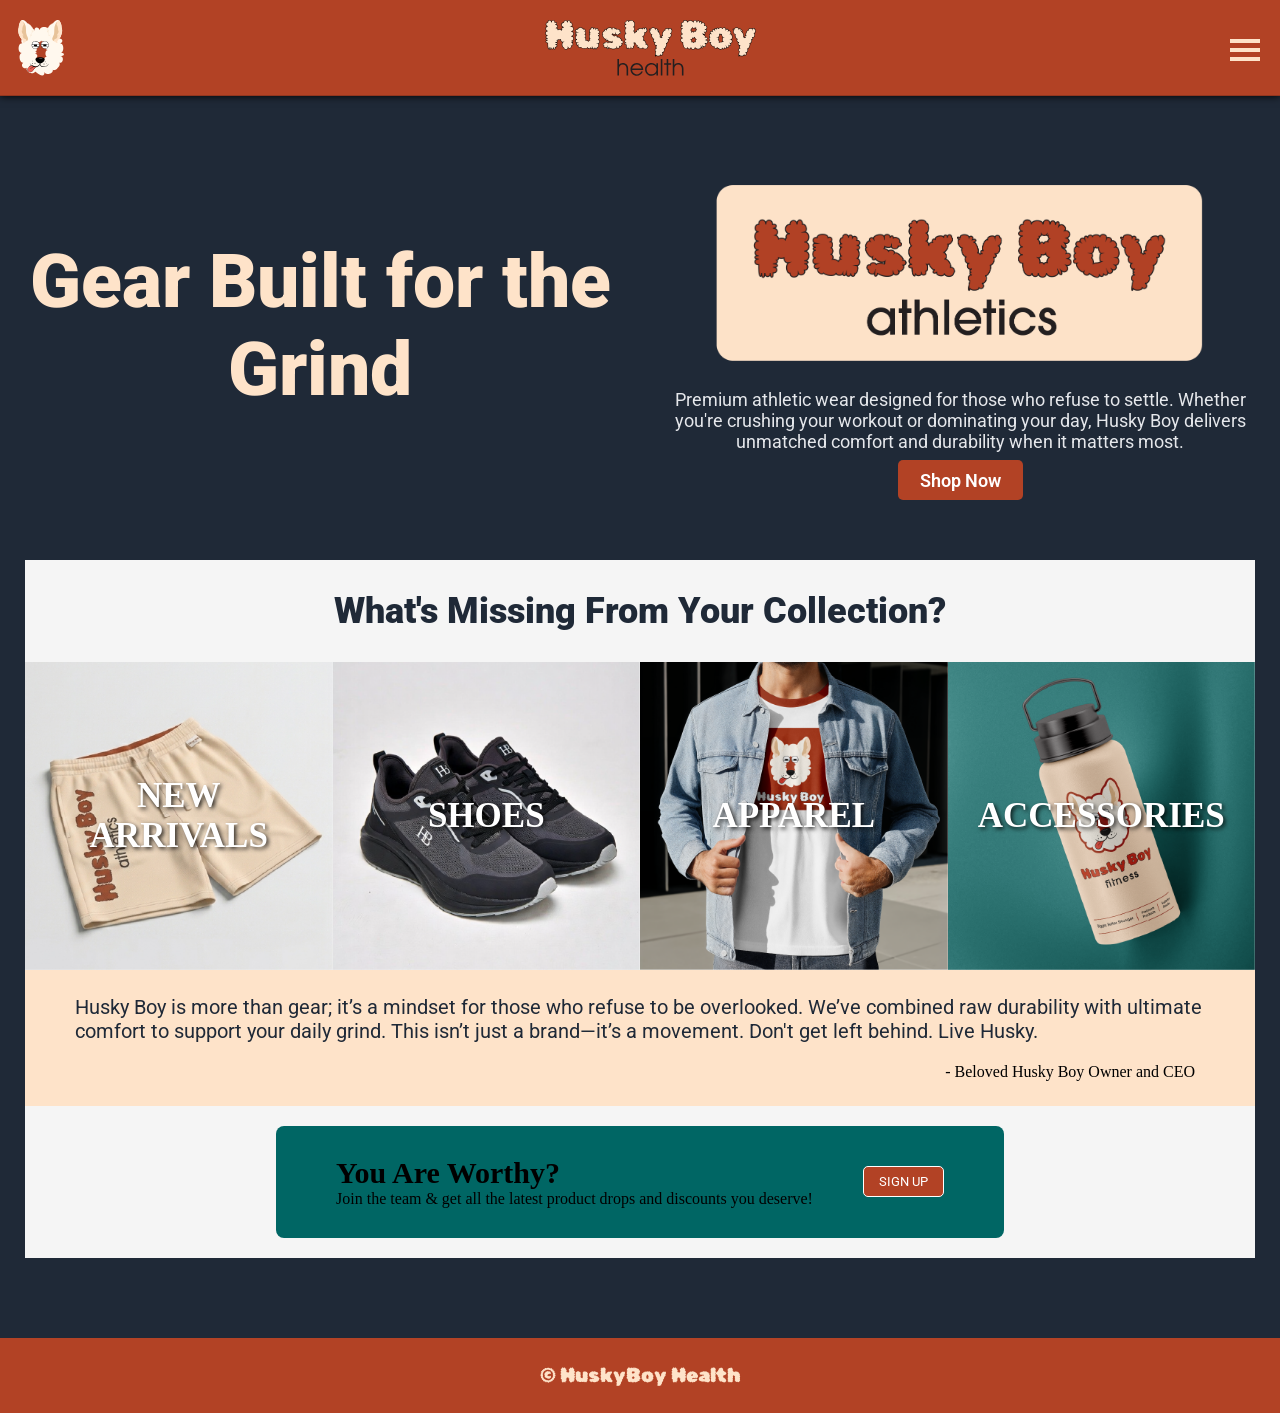
<file: index.html>
<!DOCTYPE html>
<html lang="en">
<head>
    <meta charset="UTF-8">
    <meta name="viewport" content="width=device-width, initial-scale=1.0">
    <title>Document</title>
    <link rel="stylesheet" href="./css/style.css">

    
</head>
<body>
    <header>
        <nav class="top-nav">
            <div class="nav-wrapper">

            <!-- Logo -->
                <a href="./" class="logo-link">
                    <img class="logo" src="./images/husky-boy-logo.svg" width="100%" alt="Husky Boy Health logo">
                </a>

            <!-- Wordmark -->
                <a href="./" class="wordmark-link">
                    <img class="wordmark" src="./images/husky-boy-wordmark.svg" width="100%" alt="Husky Boy Health logo">
                </a>
                
            <!-- Hamburger Menu -->
                <button class="hamburger-btn" aria-label="Toggle menu">
                    <span></span>
                    <span></span>
                    <span></span>
                </button>
            </div>
            <!-- Menu for the Hamburger menu (separate from nav-wrapper) -->
            <ul class="nav-menu">
                
                <li class="active"><a href="./" class="active">Home</a></li>
                <li><a href="./dashboard.html">Dashboard</a></li>
                <li><a href="./calculator.html">Calorie Calculator</a></li>
                <li><a href="./food-log.html">Food Log</a></li>
                <li><a href="./activity-log.html">Activity Log</a></li>
                <li><a href="./recipes.html">Recipes</a></li>
            </ul>
        </nav>
    </header>

    <main class="main-content">


        <!-- HERO SECTION -->
        <section class="hero">



            <div class="hero-text">
                <h1>Gear Built for the Grind</h1>
            </div>
            <div class="hero-image">
                    <img src="./images/LOGOS-04.png" alt="Husky boy athletics word mark with cream background and burnt orange lettering">
                    <p>Premium athletic wear designed for those who refuse to settle. Whether you're crushing your workout or dominating your day, Husky Boy delivers unmatched comfort and durability when it matters most.
</p>
                <button>Shop Now</button>
            </div>
        </section>

        <!-- PRODUCT INFO SECTION -->
        <section class="info">
            <div class="info-title">What's Missing From Your Collection?</div>

            <div class="links-wrapper">
                <div class="links new">
                    <a href="#">
                        <img src="./images/new-thumnail-02.png" alt="Image of a pair of gym shorts with Husky Boy logo">
                        <div class="overlay-text">NEW ARRIVALS</div>
                    </a>
                    <!-- <div class="new-text">Be first to rock all of the newest Husky Boy products!</div> -->
                </div>

                <div class="links shoes">
                    <a href="#">
                        <img src="./images/shoes-thumnail-01.png" alt="Image of shoes the the Husky Boy logo">
                        <div class="overlay-text">SHOES</div>
                    </a>
                    <!-- <div class="shoes-text">Don't miss out on all of our newest shoes styles. </div> -->
                </div>

                <div class="links apparel">
                    <a href="#">
                        <img src="./images/apparel-thumnail.png" alt="Man wearing a t-shirt branded with the Husky Boy Logo">
                        <div class="overlay-text">APPAREL</div>
                    </a>
                    <!-- <div class="apparel-text">Shop the best clothes in the athletic industry!</div> -->
                </div>

                <div class="links accessories">
                    <a href="#">
                        <img src="./images/accesseries-thumnail-04.png" alt="Image of a water bottle branded with the Husky Boy logo">
                        <div class="overlay-text">ACCESSORIES</div>
                    </a>
                    <!-- <div class="accessories-text">Get your hands on all the newest accessories from your favorite brand.</div> -->
                </div>
            </div>    
        </section>
            <!-- QUOTE SECTION -->
        <section class="quote">
            <div class="quote-text">Husky Boy is more than gear; it’s a mindset for those who refuse to be overlooked. We’ve combined raw durability with ultimate comfort to support your daily grind. This isn’t just a brand—it’s a movement. Don't get left behind. Live Husky.</div>
            <div class="author">- Beloved Husky Boy Owner and CEO</div>
        </section>
            <!-- AD SECTIION -->
        <section class="ad-section">
            <div class="ad">
                <div class="ad-text">
                    <h3>You Are Worthy?</h3>
                    <p>Join the team & get all the latest product drops and discounts you deserve!</p>
                </div>
                <div class="ad-button">
                    <button>SIGN UP</button>
                </div>
            </div>
        </section>

    </main>
    

 <!-- FOOTER -->
    <footer class="main-footer">
        © HuskyBoy Health
    </footer>


    <!-- BOTTOM MOBILE NAV -->
    <footer>
        <nav class="mobile-nav">
            <div class="dashboard-btn nav-btn">
                <a href="./dashboard.html" >
                    <img src="./images/nav-dash-btn.svg" alt="">
                    <span class="nav-text">Dashboard</span>
                </a>
            </div>

            <div class="calculator-btn nav-btn">
                <a href="./calculator.html">
                    <img src="./images/nav-calculator-btn.svg" alt="">
                    <span class="nav-text">Calculator</span>
                </a>
            </div>

            <div class="food-btn nav-btn ">
                <a href="./food-log.html">
                    <img src="./images/nav-food-btn.svg" alt="">
                    <span class="nav-text">Food Log</span>
                </a>
            </div>

            <div class="activity-btn nav-btn ">
                <a href="./activity-log.html">
                    <img src="./images/nav-activity-btn.svg" alt="">
                    <span class="nav-text">Activity Log</span>
                </a>
            </div>
        </nav>
    </footer>
    

<script src="./js/main.js"></script>



</body>
</html>
</file>
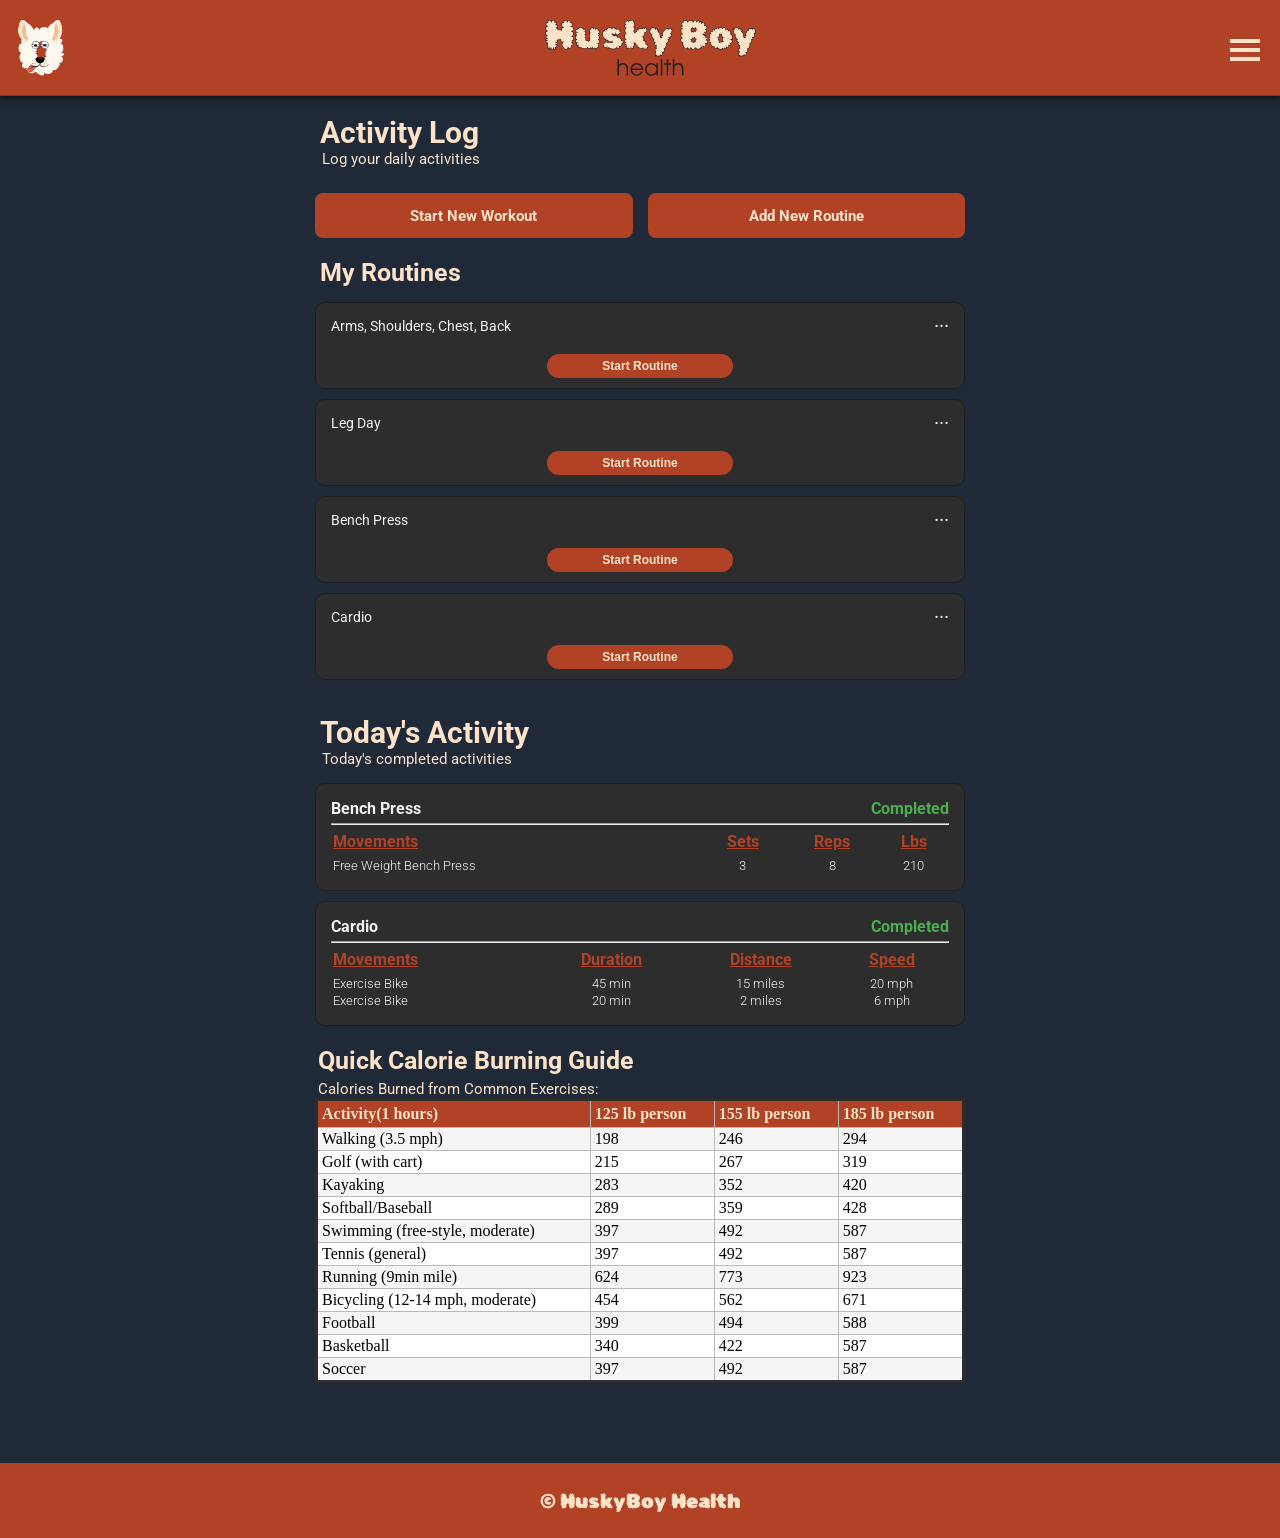
<file: activity-log.html>
<!DOCTYPE html>
<html lang="en">
<head>
    <meta charset="UTF-8">
    <meta name="viewport" content="width=device-width, initial-scale=1.0">
    <title>Activity Log</title>
    <link rel="stylesheet" href="./css/style.css">
</head>



<body>


<header>
        <nav class="top-nav">
            <div class="nav-wrapper">

            <!-- Logo -->
                <a href="./" class="logo-link">
                    <img class="logo" src="./images/husky-boy-logo.svg" width="100%" alt="Husky Boy Health logo">
                </a>

            <!-- Wordmark -->
                <a href="./" class="wordmark-link">
                    <img class="wordmark" src="./images/husky-boy-wordmark.svg" width="100%" alt="Husky Boy Health logo">
                </a>
                
            <!-- Hamburger Menu -->
                <button class="hamburger-btn" aria-label="Toggle menu">
                    <span></span>
                    <span></span>
                    <span></span>
                </button>
            </div>
            <!-- Menu for the Hamburger menu (separate from nav-wrapper) -->
            <ul class="nav-menu">
                <li><a href="./">Home</a></li>
                <li><a href="./dashboard.html">Dashboard</a></li>
                <li><a href="./calculator.html">Calorie Calculator</a></li>
                <li><a href="./food-log.html">Food Log</a></li>
                <li><a href="./activity-log.html" class="active">Activity Log</a></li>
                <li><a href="./recipes.html">Recipes</a></li>
            </ul>
        </nav>
    </header>





    <main class="main-view">
        <div class="main-title">
            <h2>Activity Log</h2>
            <p>Log your daily activities</p>
        </div>

<!-- ACTION BUTTONS -->
        
        <div class="activity-actions">
            <button class="btn" id="new-workout-btn">Start New Workout</button>
            <button class="btn" id="new-routine-btn">Add New Routine</button>
        </div>

<!-- SAVED ROUTINES/WORKOUT AREA -->
        
        <section class="routines">
            <h2>My Routines</h2>
            <div class="routine-list" id="routine-list">


                <div class="workout-1 workouts">


                    <div class="workout-type">
                        <h3 class="workout-title">Arms, Shoulders, Chest, Back</h3>
                        <p>...</p>
                    </div>


                    <div class="start-button">
                        <button class="start-routine">Start Routine</button>
                    </div>


                </div>

                
                <div class="workout-2 workouts">


                    <div class="workout-type">
                        <h3 class="workout-title">Leg Day</h3>
                        <p>...</p>
                    </div>


                    <div class="start-button">
                        <button class="start-routine">Start Routine</button>
                    </div>


                </div>


                <div class="workout-3 workouts">


                    <div class="workout-type">
                        <h3 class="workout-title">Bench Press</h3>
                        <p>...</p>
                    </div>


                    <div class="start-button">
                        <button class="start-routine">Start Routine</button>
                    </div>


                </div>


                <div class="workout-4 workouts">


                    <div class="workout-type">
                        <h3 class="workout-title">Cardio</h3>
                        <p>...</p>
                    </div>


                    <div class="start-button">
                        <button class="start-routine">Start Routine</button>
                    </div>


                </div>


                <!-- This is where the logged routines should populate -->

            </div>
        </section>

<!-- SUMMARY OF ACTIVITIES THAT HAVE BEEN COMPLETED FOR THE DAY -->
        <section class="todays-activity">
            <div class="main-title">
                <h2>Today's Activity</h2>
                <p>Today's completed activities</p>
            </div>
            


            <div class="activity-card" id="activity-log">
                <div class="activity-header">
                    <span class="activity-name">Bench Press</span>
                    <span class="activity-status">Completed</span>
                </div>
                <hr>
                <table class="exercise-table">
                    <thead>
                        <tr>
                            <th class="first-column">Movements</th>
                            <th>Sets</th>
                            <th>Reps</th>
                            <th>Lbs</th>
                        </tr>

                    </thead>
                    <tbody id="exercise-rows">
                        <tr class="bench-press">
                            <td class="first-column">Free Weight Bench Press</td>
                            <td>3</td>
                            <td>8</td>
                            <td>210</td>

                        </tr>

                        <!-- This is where the exercise should populate -->

                    </tbody>
                </table>

            </div>


            <div class="activity-card" id="activity-log">
                <div class="activity-header">
                    <span class="activity-name">Cardio</span>
                    <span class="activity-status">Completed</span>
                </div>
                <hr>
                <table class="exercise-table">
                    <thead>
                        <tr>
                            <th class="first-column">Movements</th>
                            <th>Duration</th>
                            <th>Distance</th>
                            <th>Speed</th>
                        </tr>

                    </thead>
                    <tbody id="exercise-rows">
                        <tr class="bike">
                            <td class="first-column">Exercise Bike</td>
                            <td>45 min</td>
                            <td>15 miles</td>
                            <td>20 mph</td>
                        </tr>

                        <tr class="treadmill">
                            <td class="first-column">Exercise Bike</td>
                            <td>20 min</td>
                            <td>2 miles</td>
                            <td>6 mph</td>
                        </tr>

                        <!-- This is where the exercise should populate -->
                    </tbody>
                </table>

            </div>

        </section>
        <section class="common-exercises">
            <h2>Quick Calorie Burning Guide</h2>
            <p>Calories Burned from Common Exercises:</p>

            <table class="quick-guide">
                
                <thead>
                    <tr>
                        <th>Activity(1 hours)</th>
                        <th>125 lb person</th>
                        <th>155 lb person</th>
                        <th>185 lb person</th>
                    </tr>
                </thead>
                <tbody>
                    <tr>
                        <td>Walking (3.5 mph)</td>
                        <td>198</td>
                        <td>246</td>
                        <td>294</td>
                    </tr>
                    <tr>
                        <td>Golf (with cart)</td>
                        <td>215</td>
                        <td>267</td>
                        <td>319</td>
                    </tr>
                    <tr>
                        <td>Kayaking</td>
                        <td>283</td>
                        <td>352</td>
                        <td>420</td>
                    </tr>
                    <tr>
                        <td>Softball/Baseball</td>
                        <td>289</td>
                        <td>359</td>
                        <td>428</td>
                    </tr>
                    <tr>
                        <td>Swimming (free-style, moderate)</td>
                        <td>397</td>
                        <td>492</td>
                        <td>587</td>
                    </tr>
                    <tr>
                        <td>Tennis (general)</td>
                        <td>397</td>
                        <td>492</td>
                        <td>587</td>
                    </tr>
                    <tr>
                        <td>Running (9min mile)</td>
                        <td>624</td>
                        <td>773</td>
                        <td>923</td>
                    </tr>
                    <tr>
                        <td>Bicycling (12-14 mph, moderate)</td>
                        <td>454</td>
                        <td>562</td>
                        <td>671</td>
                    </tr>
                    <tr>
                        <td>Football</td>
                        <td>399</td>
                        <td>494</td>
                        <td>588</td>
                    </tr>
                    <tr>
                        <td>Basketball</td>
                        <td>340</td>
                        <td>422</td>
                        <td>587</td>
                    </tr>
                    <tr>
                        <td>Soccer</td>
                        <td>397</td>
                        <td>492</td>
                        <td>587</td>
                    </tr>

                </tbody>

            </table>
        </section>
    </main>

 <!-- FOOTER -->
    <footer class="main-footer">
        © HuskyBoy Health
    </footer>


     <!-- BOTTOM MOBILE NAV -->
    <footer>
        <nav class="mobile-nav">
            <div class="dashboard-btn nav-btn">
                <a href="./dashboard.html" >
                    <img src="./images/nav-dash-btn.svg" alt="">
                    <span class="nav-text">Dashboard</span>
                </a>
            </div>

            <div class="calculator-btn nav-btn">
                <a href="./calculator.html">
                    <img src="./images/nav-calculator-btn.svg" alt="">
                    <span class="nav-text">Calculator</span>
                </a>
            </div>

            <div class="food-btn nav-btn ">
                <a href="./food-log.html" >
                    <img src="./images/nav-food-btn.svg" alt="">
                    <span class="nav-text">Food Log</span>
                </a>
            </div>

            <div class="activity-btn nav-btn ">
                <a href="./activity-log.html" class="active">
                    <img src="./images/nav-activity-btn-active.svg" alt="">
                    <span class="nav-text">Activity Log</span>
                </a>
            </div>
        </nav>
    </footer>
    

<script src="./js/main.js"></script>


</body>
</html>
</file>
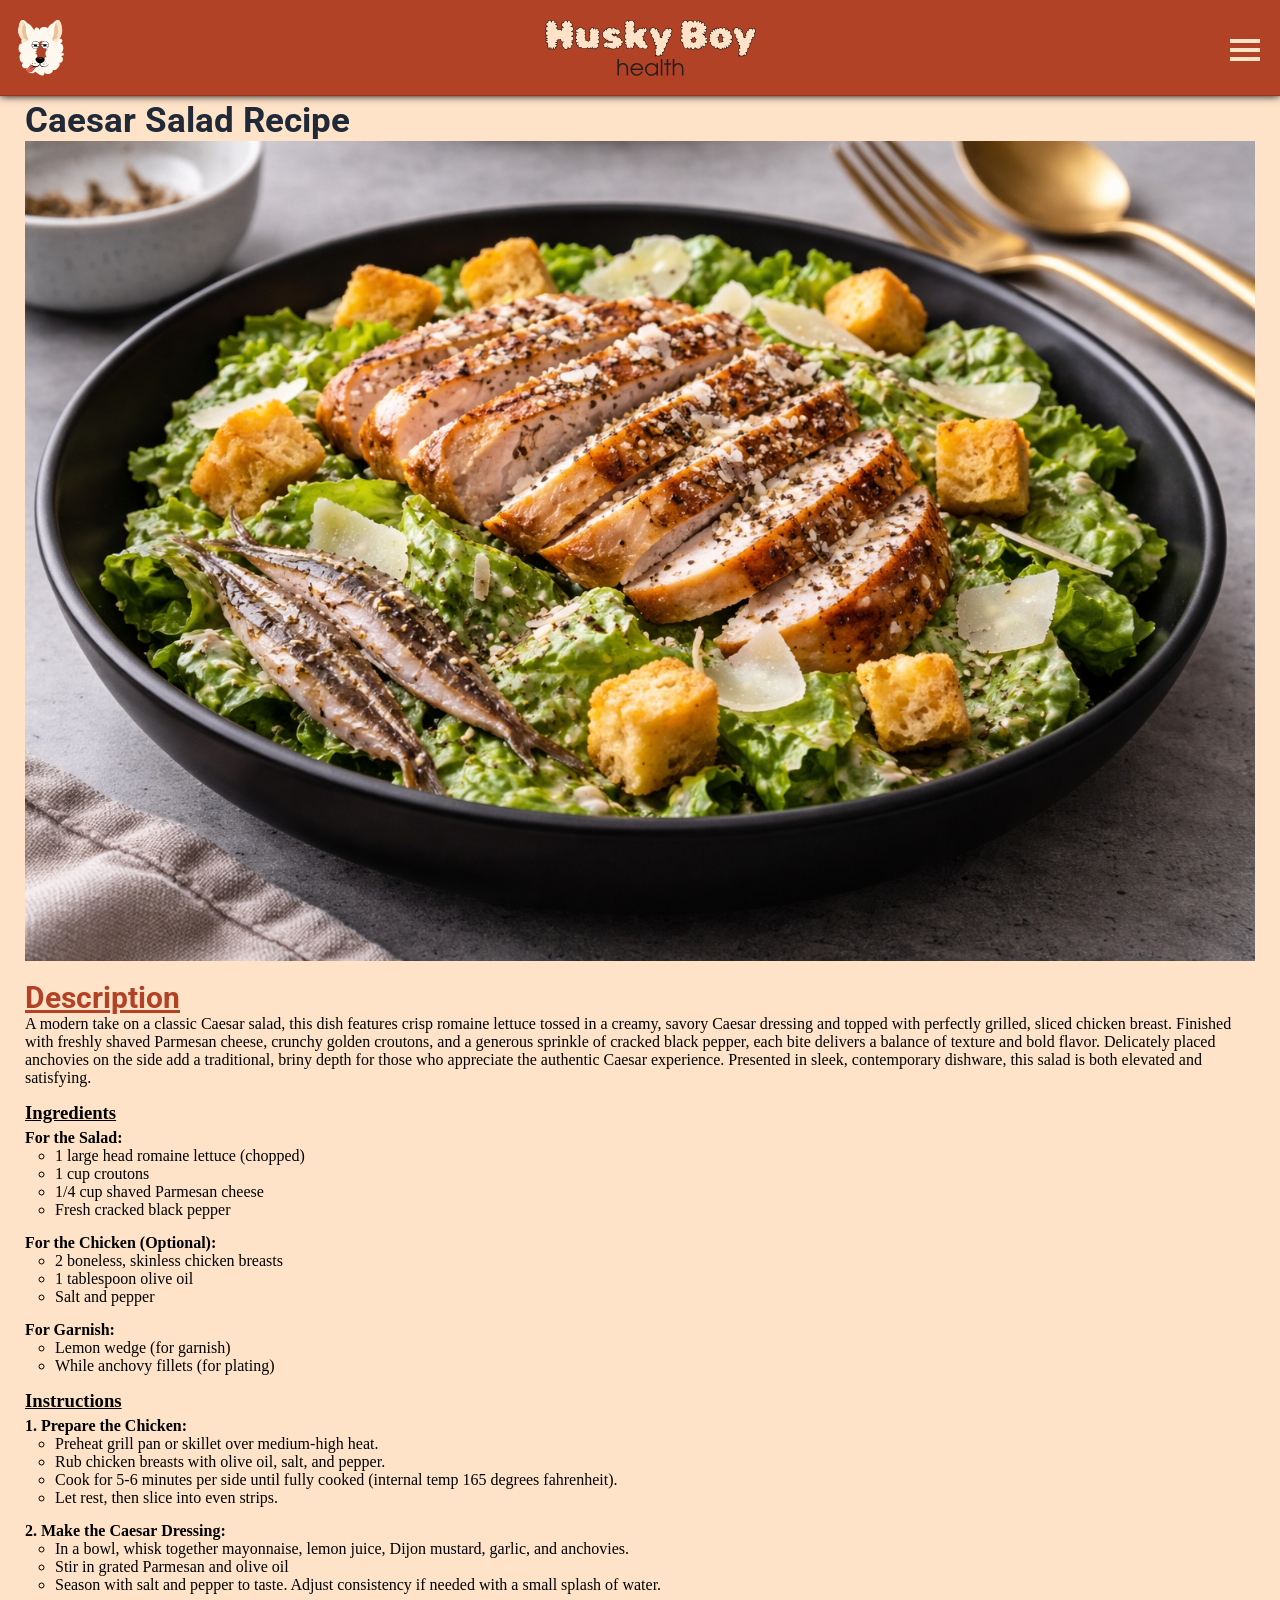
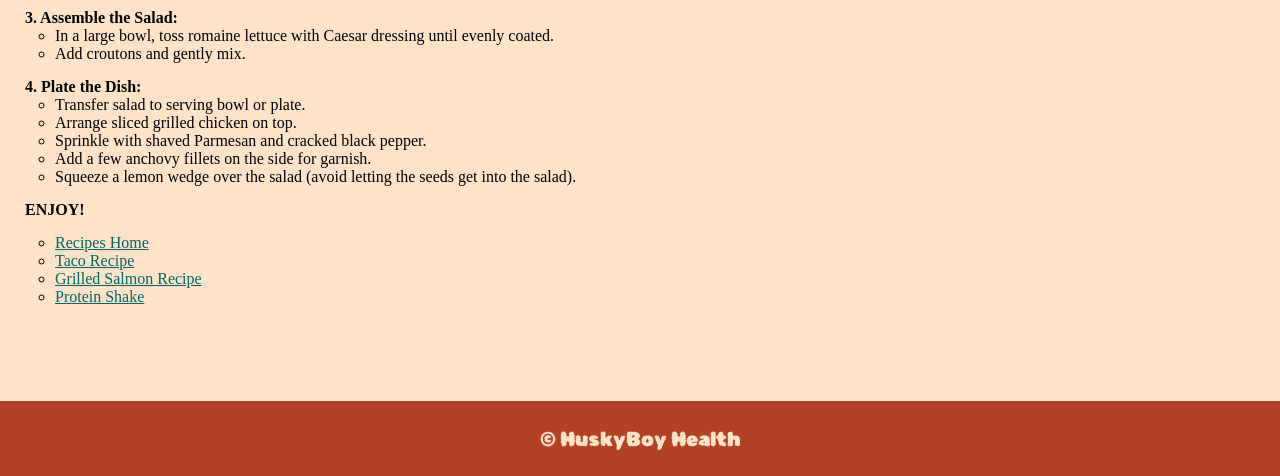
<file: caesar-salad.html>
<!DOCTYPE html>
<html lang="en">
<head>
    <meta charset="UTF-8">
    <meta name="viewport" content="width=device-width, initial-scale=1.0">
    <title>Caesar Salad Recipe</title>
    <link rel="stylesheet" href="./css/style.css">

</head>

<body> 
    
    <header>
        <nav class="top-nav">
            <div class="nav-wrapper">

            <!-- Logo -->
                <a href="./" class="logo-link">
                    <img class="logo" src="./images/husky-boy-logo.svg" width="100%" alt="Husky Boy Health logo">
                </a>

            <!-- Wordmark -->
                <a href="./" class="wordmark-link">
                    <img class="wordmark" src="./images/husky-boy-wordmark.svg" width="100%" alt="Husky Boy Health logo">
                </a>
                
            <!-- Hamburger Menu -->
                <button class="hamburger-btn" aria-label="Toggle menu">
                    <span></span>
                    <span></span>
                    <span></span>
                </button>
            </div>
            <!-- Menu for the Hamburger menu (separate from nav-wrapper) -->
            <ul class="nav-menu">
                <li><a href="./">Home</a></li>
                <li><a href="./dashboard.html">Dashboard</a></li>
                <li><a href="./calculator.html">Calorie Calculator</a></li>
                <li><a href="./food-log.html">Food Log</a></li>
                <li><a href="./activity-log.html">Activity Log</a></li>
                <li><a href="./recipes.html">Recipes</a></li>
            </ul>
        </nav>
    </header>

    <main class="recipe-page">
        <h1>Caesar Salad Recipe</h1>
            <img src="./images/caesar-salad-image.png" alt="Image of a dish with a caesar salad inside. The salad is topped with grilled chicken, croutons, and anchovies" >
            <h2><u>Description</u></h2>
            <section>
                <p>A modern take on a classic Caesar salad, this dish features crisp romaine lettuce tossed in a creamy, savory Caesar dressing and topped with perfectly grilled, sliced chicken breast. Finished with freshly shaved Parmesan cheese, crunchy golden croutons, and a generous sprinkle of cracked black pepper, each bite delivers a balance of texture and bold flavor. Delicately placed anchovies on the side add a traditional, briny depth for those who appreciate the authentic Caesar experience. Presented in sleek, contemporary dishware, this salad is both elevated and satisfying.
                </p>
            </section>
            <h3><u>Ingredients</u></h3>
            <h4>For the Salad:</h4>
            <ul>
                <li>1 large head romaine lettuce (chopped)</li>
                <li>1 cup croutons</li>
                <li>1/4 cup shaved Parmesan cheese</li>
                <li>Fresh cracked black pepper</li>
            </ul>

            <h4>For the Chicken (Optional):</h4>
            <ul>
                <li>2 boneless, skinless chicken breasts</li>
                <li>1 tablespoon olive oil</li>
                <li>Salt and pepper</li>
            </ul>

            <h4>For Garnish:</h4>
            <ul>
                <li>Lemon wedge (for garnish)</li>
                <li>While anchovy fillets (for plating)</li>
            </ul>

            <h3><u>Instructions</u></h3>

            
            <h4>1. Prepare the Chicken:</h4>
            <ul>
                <li>Preheat grill pan or skillet over medium-high heat.</li>
                <li>Rub chicken breasts with olive oil, salt, and pepper.</li>
                <li>Cook for 5-6 minutes per side until fully cooked (internal temp 165 degrees fahrenheit).</li>
                <li>Let rest, then slice into even strips.</li>
            </ul>

            <h4>2. Make the Caesar Dressing:</h4>
            <ul>
                <li>In a bowl, whisk together mayonnaise, lemon juice, Dijon mustard, garlic, and anchovies.</li>
                <li>Stir in grated Parmesan and olive oil</li>
                <li>Season with salt and pepper to taste. Adjust consistency if needed with a small splash of water.</li>
            </ul>

            <h4>3. Assemble the Salad:</h4>
            <ul>
                <li>In a large bowl, toss romaine lettuce with Caesar dressing until evenly coated.</li>
                <li>Add croutons and gently mix.</li>
            </ul>

            <h4>4. Plate the Dish:</h4>
            <ul>
                <li>Transfer salad to serving bowl or plate.</li>
                <li>Arrange sliced grilled chicken on top.</li>
                <li>Sprinkle with shaved Parmesan and cracked black pepper.</li>
                <li>Add a few anchovy fillets on the side for garnish.</li>
                <li>Squeeze a lemon wedge over the salad (avoid letting the seeds get into the salad).</li>
            </ul>



            <p> <strong>ENJOY!</strong></p>

        <ul>
            <li><a href="./recipes.html">Recipes Home</a></li>
            <li><a href="./tacos.html">Taco Recipe</a></li>
            <li><a href="./grilled-salmon.html">Grilled Salmon Recipe</a></li>
            <li><a href="./protein-shake.html">Protein Shake</a></li>
        </ul>
    </main>

     <!-- FOOTER -->
    <footer class="main-footer">
        © HuskyBoy Health
    </footer>

     <!-- BOTTOM MOBILE NAV -->
    <footer>
        <nav class="mobile-nav">
            <div class="dashboard-btn nav-btn">
                <a href="./dashboard.html" >
                    <img src="./images/nav-dash-btn.svg" alt="">
                    <span class="nav-text">Dashboard</span>
                </a>
            </div>

            <div class="calculator-btn nav-btn">
                <a href="./calculator.html">
                    <img src="./images/nav-calculator-btn.svg" alt="">
                    <span class="nav-text">Calculator</span>
                </a>
            </div>

            <div class="food-btn nav-btn ">
                <a href="./food-log.html">
                    <img src="./images/nav-food-btn.svg" alt="">
                    <span class="nav-text">Food Log</span>
                </a>
            </div>

            <div class="activity-btn nav-btn ">
                <a href="./activity-log.html">
                    <img src="./images/nav-activity-btn.svg" alt="">
                    <span class="nav-text">Activity Log</span>
                </a>
            </div>
        </nav>
    </footer>
    

<script src="./js/main.js"></script>
    
    


</body>
</html>
</file>
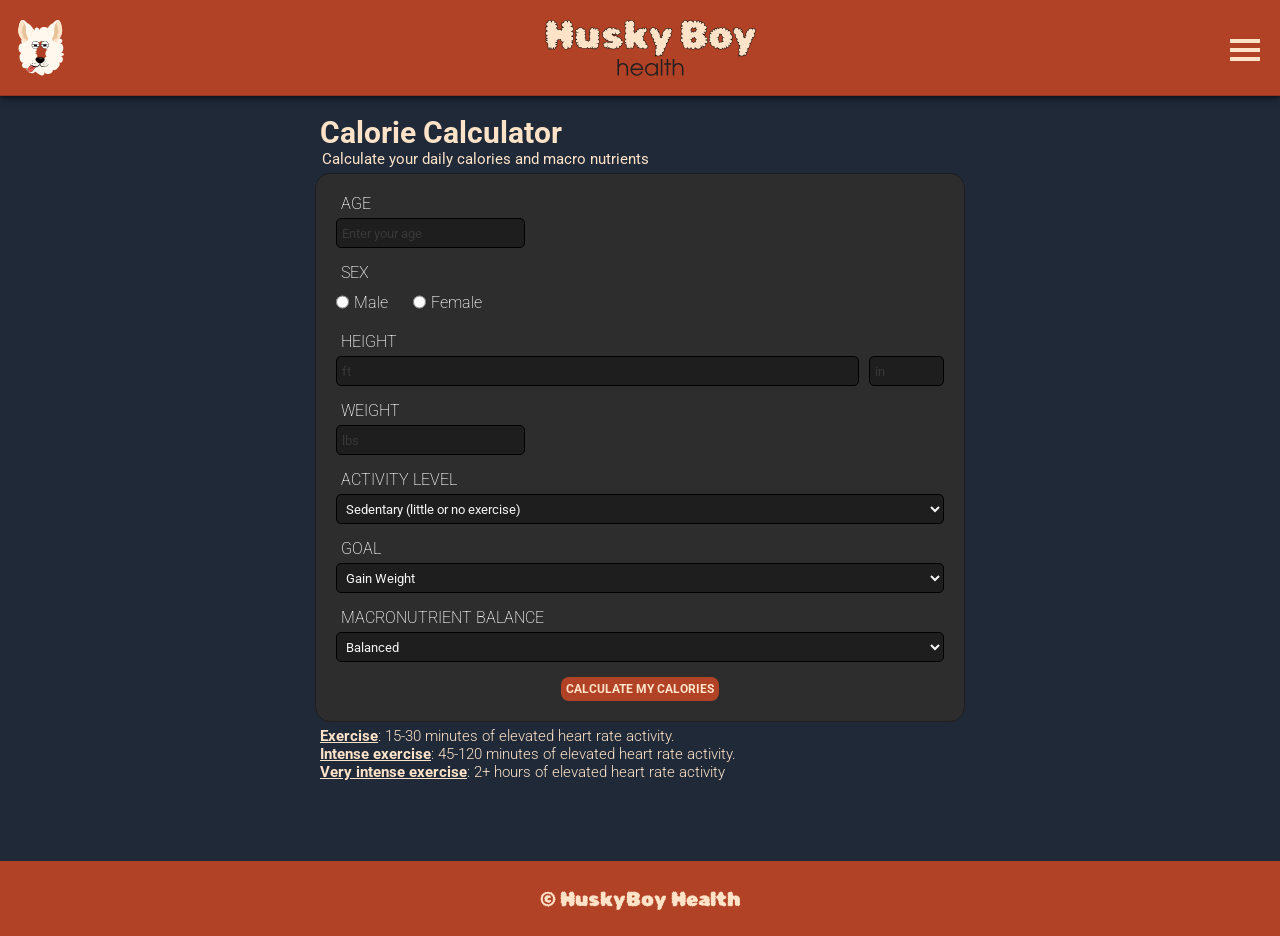
<file: calculator.html>
<!DOCTYPE html>
<html lang="en">
<head>
    <meta charset="UTF-8">
    <meta name="viewport" content="width=device-width, initial-scale=1.0">
    <title>Calorie Calculator</title>
    <link rel="stylesheet" href="./css/style.css">
</head>
<body>
    <header>
        <nav class="top-nav">
            <div class="nav-wrapper">

            <!-- Logo -->
                <a href="./" class="logo-link">
                    <img class="logo" src="./images/husky-boy-logo.svg" width="100%" alt="Husky Boy Health logo">
                </a>

            <!-- Wordmark -->
                <a href="./" class="wordmark-link">
                    <img class="wordmark" src="./images/husky-boy-wordmark.svg" width="100%" alt="Husky Boy Health logo">
                </a>
                
            <!-- Hamburger Menu -->
                <button class="hamburger-btn" aria-label="Toggle menu">
                    <span></span>
                    <span></span>
                    <span></span>
                </button>
            </div>
            <!-- Menu for the Hamburger menu (separate from nav-wrapper) -->
            <ul class="nav-menu">
                <li><a href="./">Home</a></li>
                <li><a href="./dashboard.html">Dashboard</a></li>
                <li class="active"><a href="./calculator.html" class="active">Calorie Calculator</a></li>
                <li><a href="./food-log.html">Food Log</a></li>
                <li><a href="./activity-log.html">Activity Log</a></li>
                <li><a href="./recipes.html">Recipes</a></li>
                <li><a href="./about.html">About</a></li>
            </ul>
        </nav>
    </header>

<!-- MAIN CONTENT -->


    <main class="main-view">
        <div class="main-title">
            <h2>Calorie Calculator</h2>
            <p>Calculate your daily calories and macro nutrients</p>
        </div>
        <form class="form-card">
            <div class="form-group">
                <label for="age" >AGE</label>
                <div class="age-input">
                    <input type="number" id="age" placeholder="Enter your age">
                </div>
            </div>
            <div class="form-group">
                <label for="sex">SEX</label>
                <div class="radio-group">
                    <div class="radio-option">
                        <input type="radio" id="male" name="sex" value="male">
                        <label for="male">Male</label>
                    </div>
                    <div class="radio-option">
                        <input type="radio" id="female" name="sex" value="female">
                        <label for="male">Female</label>
                    </div>
                </div>
            </div>
            <div class="form-group">
                <label>HEIGHT</label>
            
                <div class="height-input">
                    <input type="number" id="feet" placeholder="ft">
                    <input type="number" id="inches" placeholder="in">
                </div>
            </div>
            <div class="form-group">
                <label>WEIGHT</label>

                <div class="weight-input">
                    <input type="number" id="weight" placeholder="lbs">
                </div>
            </div>
            <div class="form-group">
                <label>ACTIVITY LEVEL</label>
                <select id="activity">
                    <option value="sedentary">Sedentary (little or no exercise)</option>
                    <option value="light">Light (1-3 times/week)</option>
                    <option value="moderate">Moderate (4-5 times/week)</option>
                    <option value="active">Active (daily exercise or intense exercise 3-4 times/week)</option>
                    <option value="very-active">Very Active (intense exercise 6-7 times/week)</option>
                </select>
            </div>
            <div class="form-group">
                <label>GOAL</label>
                <select id="goal">
                    <option value="gain">Gain Weight</option>
                    <option value="maintain">Maintain Weight</option>
                    <option value="lose">Lose Weight</option>
                </select>
            </div>
            <div class="form-group">
                <label>MACRONUTRIENT BALANCE</label>
                <select id="nutrients">
                    <option value="balanced">Balanced</option>
                    <option value="high-protein">High Protein (build/maintain muscle)</option>
                    <option value="high-fat">High Fat (keto)</option>
                    <option value="high-carb">High Carbohydrate (endurance athlete)</option>
                </select>
            </div>

            <button class="calculate" type="submit">CALCULATE MY CALORIES</button> 
        </form>
        <div class="exercise-info">
            <ul>
                <li><strong><u>Exercise</u></strong>: 15-30 minutes of elevated heart rate activity.</li>
                <li><strong><u>Intense exercise</u></strong>: 45-120 minutes of elevated heart rate activity.</li>
                <li><strong><u>Very intense exercise</u></strong>: 2+ hours of elevated heart rate activity</li>
            </ul>
        </div>
    </main>


    <!-- FOOTER -->
    <footer class="main-footer">
        © HuskyBoy Health
    </footer>




<!-- BOTTOM MOBILE NAV -->
    <footer>
        <nav class="mobile-nav">
            <div class="dashboard-btn nav-btn">
                <a href="./dashboard.html" >
                    <img src="./images/nav-dash-btn.svg" alt="">
                    <span class="nav-text">Dashboard</span>
                </a>
            </div>

            <div class="calculator-btn nav-btn">
                <a href="./calculator.html" class="active">
                    <img src="./images/nav-calculator-btn-active.svg" alt="">
                    <span class="nav-text">Calculator</span>
                </a>
            </div>

            <div class="food-btn nav-btn ">
                <a href="./food-log.html">
                    <img src="./images/nav-food-btn.svg" alt="">
                    <span class="nav-text">Food Log</span>
                </a>
            </div>

            <div class="activity-btn nav-btn ">
                <a href="./activity-log.html">
                    <img src="./images/nav-activity-btn.svg" alt="">
                    <span class="nav-text">Activity Log</span>
                </a>
            </div>
        </nav>
    </footer>
    

<script src="./js/main.js"></script>

</body>
</html>
</file>
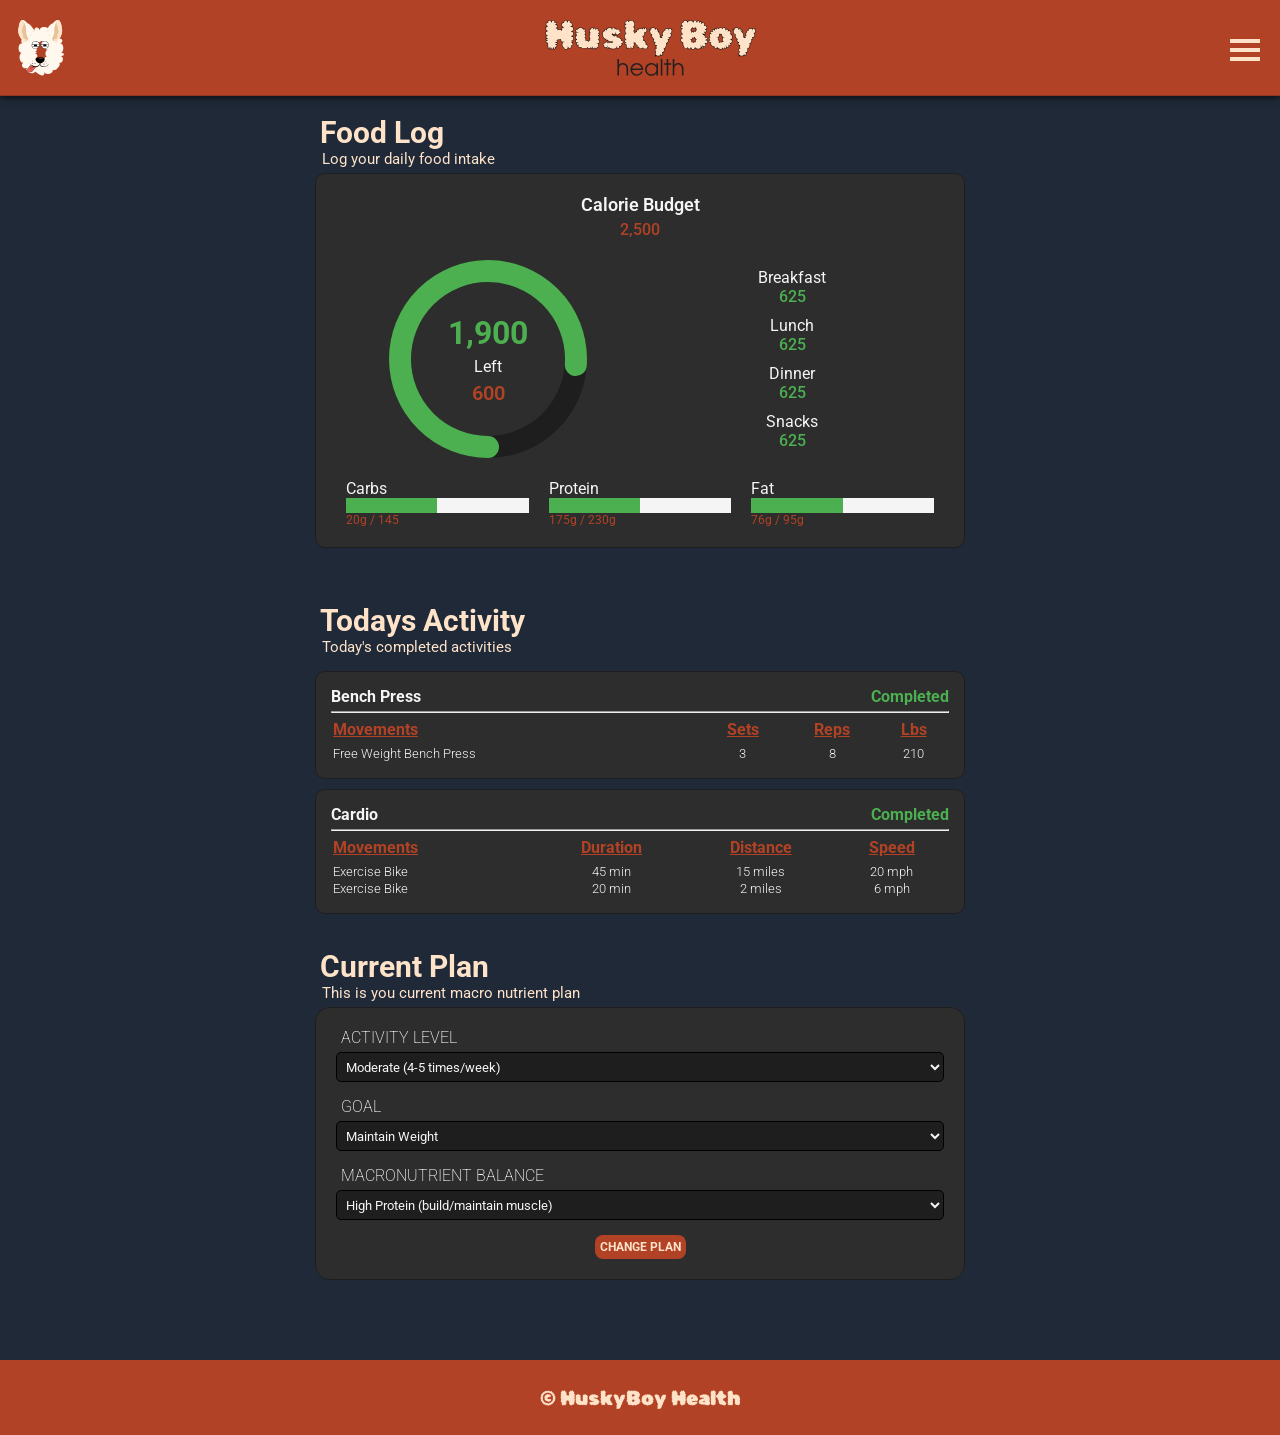
<file: dashboard.html>
<!DOCTYPE html>
<html lang="en">
<head>
    <meta charset="UTF-8">
    <meta name="viewport" content="width=device-width, initial-scale=1.0">
    <title>Calorie Calculator</title>
    <link rel="stylesheet" href="./css/style.css">
</head>
<body>
    <header>
        <nav class="top-nav">
            <div class="nav-wrapper">

            <!-- Logo -->
                <a href="./" class="logo-link">
                    <img class="logo" src="./images/husky-boy-logo.svg" width="100%" alt="Husky Boy Health logo">
                </a>

            <!-- Wordmark -->
                <a href="./" class="wordmark-link">
                    <img class="wordmark" src="./images/husky-boy-wordmark.svg" width="100%" alt="Husky Boy Health logo">
                </a>
                
            <!-- Hamburger Menu -->
                <button class="hamburger-btn" aria-label="Toggle menu">
                    <span></span>
                    <span></span>
                    <span></span>
                </button>
            </div>
            <!-- Menu for the Hamburger menu (separate from nav-wrapper) -->
            <ul class="nav-menu">
                <li><a href="./">Home</a></li>
                <li class="active"><a href="./dashboard.html" class="active">Dashboard</a></li>
                <li><a href="./calculator.html">Calorie Calculator</a></li>
                <li><a href="./food-log.html">Food Log</a></li>
                <li><a href="./activity-log.html">Activity Log</a></li>
                <li><a href="./recipes.html">Recipes</a></li>
            
            </ul>
        </nav>
    </header>

<!-- MAIN CONTENT -->


    <main class="main-view">

        <!-- MAIN CALORIE BUDGET CARD -->


        <div class="main-title">
                <h2>Food Log</h2>
                <p>Log your daily food intake</p>
        </div>

        <div class="budget-card card">
            <p class="budget-label">Calorie Budget</p>
            <p class="budget-total">2,500 </p>

                     <!-- CALORIE BUDGET RING -->
            <div class="ring-meal">
                
                <div class="ring-container">
                    <svg viewBox="0 0 100 100" class="progress-ring">
                        <circle class="ring-track" cx="50" cy="50" r="40"/>
                        <circle class="ring-progress" cx="50" cy="50" r="40"/>
                    </svg>
                    <div class="ring-center">
                        <span class="calories-consumed">1,900</span>
                        <span class="ring-label">Left</span>
                        <span class="calories-left">600</span>
                    </div>
                </div>

                        <!-- MEAL CALORIES PROGRESS SIDEBAR -->
                
                <div class="meal-breakdown">
                    <div class="meal-row">
                        <span>Breakfast</span>
                        <span class="meal-cal">625</span>
                    </div>
                    <div class="meal-row">
                        <span>Lunch</span>
                        <span class="meal-cal">625</span>
                    </div>
                    <div class="meal-row">
                        <span>Dinner</span>
                        <span class="meal-cal">625</span>
                    </div>
                    <div class="meal-row">
                        <span>Snacks</span>
                        <span class="meal-cal">625</span>
                    </div>
                </div>
            </div>   
                <!-- MACRO PROGRESS SECTION -->

            <div class="macros">
                <div class="macro">
                    <span class="macro-label">Carbs</span>
                    <div class="macro-bar-track">
                        <div class="macro-bar"></div>
                    </div>
                    <span class="macro-value">20g / 145</span>
                </div>
                <div class="macro">
                    <span class="macro-label">Protein</span>
                    <div class="macro-bar-track">
                        <div class="macro-bar"></div>
                    </div>
                    <span class="macro-value">175g / 230g</span>
                </div>
                <div class="macro">
                    <span class="macro-label">Fat</span>
                    <div class="macro-bar-track">
                        <div class="macro-bar"></div>
                    </div>
                    <span class="macro-value">76g / 95g</span>
                </div>

            </div>
        </div>
        <!-- SUMMARY OF ACTIVITIES THAT HAVE BEEN COMPLETED FOR THE DAY -->
        <section class="todays-activity">
            <div class="main-title">
                <h2>Todays Activity</h2>
                <p>Today's completed activities</p>
            </div>


            <div class="activity-card" id="activity-log">
                <div class="activity-header">
                    <span class="activity-name">Bench Press</span>
                    <span class="activity-status">Completed</span>
                </div>
                <hr>
                <table class="exercise-table">
                    <thead>
                        <tr>
                            <th class="first-column">Movements</th>
                            <th>Sets</th>
                            <th>Reps</th>
                            <th>Lbs</th>
                        </tr>

                    </thead>
                    <tbody id="exercise-rows">
                        <tr class="bench-press">
                            <td class="first-column">Free Weight Bench Press</td>
                            <td>3</td>
                            <td>8</td>
                            <td>210</td>

                        </tr>

                        <!-- This is where the exercise should populate -->

                    </tbody>
                </table>

            </div>


            <div class="activity-card" id="activity-log">
                <div class="activity-header">
                    <span class="activity-name">Cardio</span>
                    <span class="activity-status">Completed</span>
                </div>
                <hr>
                <table class="exercise-table">
                    <thead>
                        <tr>
                            <th class="first-column">Movements</th>
                            <th>Duration</th>
                            <th>Distance</th>
                            <th>Speed</th>
                        </tr>

                    </thead>
                    <tbody id="exercise-rows">
                        <tr class="bike">
                            <td class="first-column">Exercise Bike</td>
                            <td>45 min</td>
                            <td>15 miles</td>
                            <td>20 mph</td>
                        </tr>

                        <tr class="treadmill">
                            <td class="first-column">Exercise Bike</td>
                            <td>20 min</td>
                            <td>2 miles</td>
                            <td>6 mph</td>
                        </tr>

                        <!-- This is where the exercise should populate -->
                    </tbody>
                </table>

            </div>

        </section>
        <section class="nutrient-plan">

            <div class="main-title">
                <h2>Current Plan</h2>
                <p>This is you current macro nutrient plan</p>
            </div>
            <form class="form-card">
                
                
                <div class="form-group">
                    <label>ACTIVITY LEVEL</label>
                    <select id="activity">
                        <option value="moderate">Moderate (4-5 times/week)</option>
                        <option value="sedentary">Sedentary (little or no exercise)</option>
                        <option value="light">Light (1-3 times/week)</option>
                        <option value="moderate">Moderate (4-5 times/week)</option>
                        <option value="active">Active (daily exercise or intense exercise 3-4 times/week)</option>
                        <option value="very-active">Very Active (intense exercise 6-7 times/week)</option>
                    </select>
                </div>
                <div class="form-group">
                    <label>GOAL</label>
                    <select id="goal">
                        <option value="maintain">Maintain Weight</option>
                        <option value="gain">Gain Weight</option>
                        <option value="lose">Lose Weight</option>
                    </select>
                </div>
                <div class="form-group">
                    <label>MACRONUTRIENT BALANCE</label>
                    <select id="nutrients">
                        <option value="high-protein">High Protein (build/maintain muscle)</option>
                        <option value="balanced">Balanced</option>
                        <option value="high-fat">High Fat (keto)</option>
                        <option value="high-carb">High Carbohydrate (endurance athlete)</option>
                    </select>
                </div>

                <button class="calculate" type="submit">CHANGE PLAN</button> 
            </form>
           

        </section>

    </main> 
    

 <!-- FOOTER -->
    <footer class="main-footer">
        © HuskyBoy Health
    </footer>


<!-- BOTTOM MOBILE NAV -->
    <footer>
        <nav class="mobile-nav">
            <div class="dashboard-btn nav-btn">
                <a href="./dashboard.html" class="active">
                    <img src="./images/nav-dash-btn-active.svg" alt="">
                    <span class="nav-text">Dashboard</span>
                </a>
            </div>

            <div class="calculator-btn nav-btn">
                <a href="./calculator.html">
                    <img src="./images/nav-calculator-btn.svg" alt="">
                    <span class="nav-text">Calculator</span>
                </a>
            </div>

            <div class="food-btn nav-btn ">
                <a href="./food-log.html">
                    <img src="./images/nav-food-btn.svg" alt="">
                    <span class="nav-text">Food Log</span>
                </a>
            </div>

            <div class="activity-btn nav-btn ">
                <a href="./activity-log.html">
                    <img src="./images/nav-activity-btn.svg" alt="">
                    <span class="nav-text">Activity Log</span>
                </a>
            </div>
        </nav>
    </footer>
    

<script src="./js/main.js"></script>

</body>
</html>
</file>
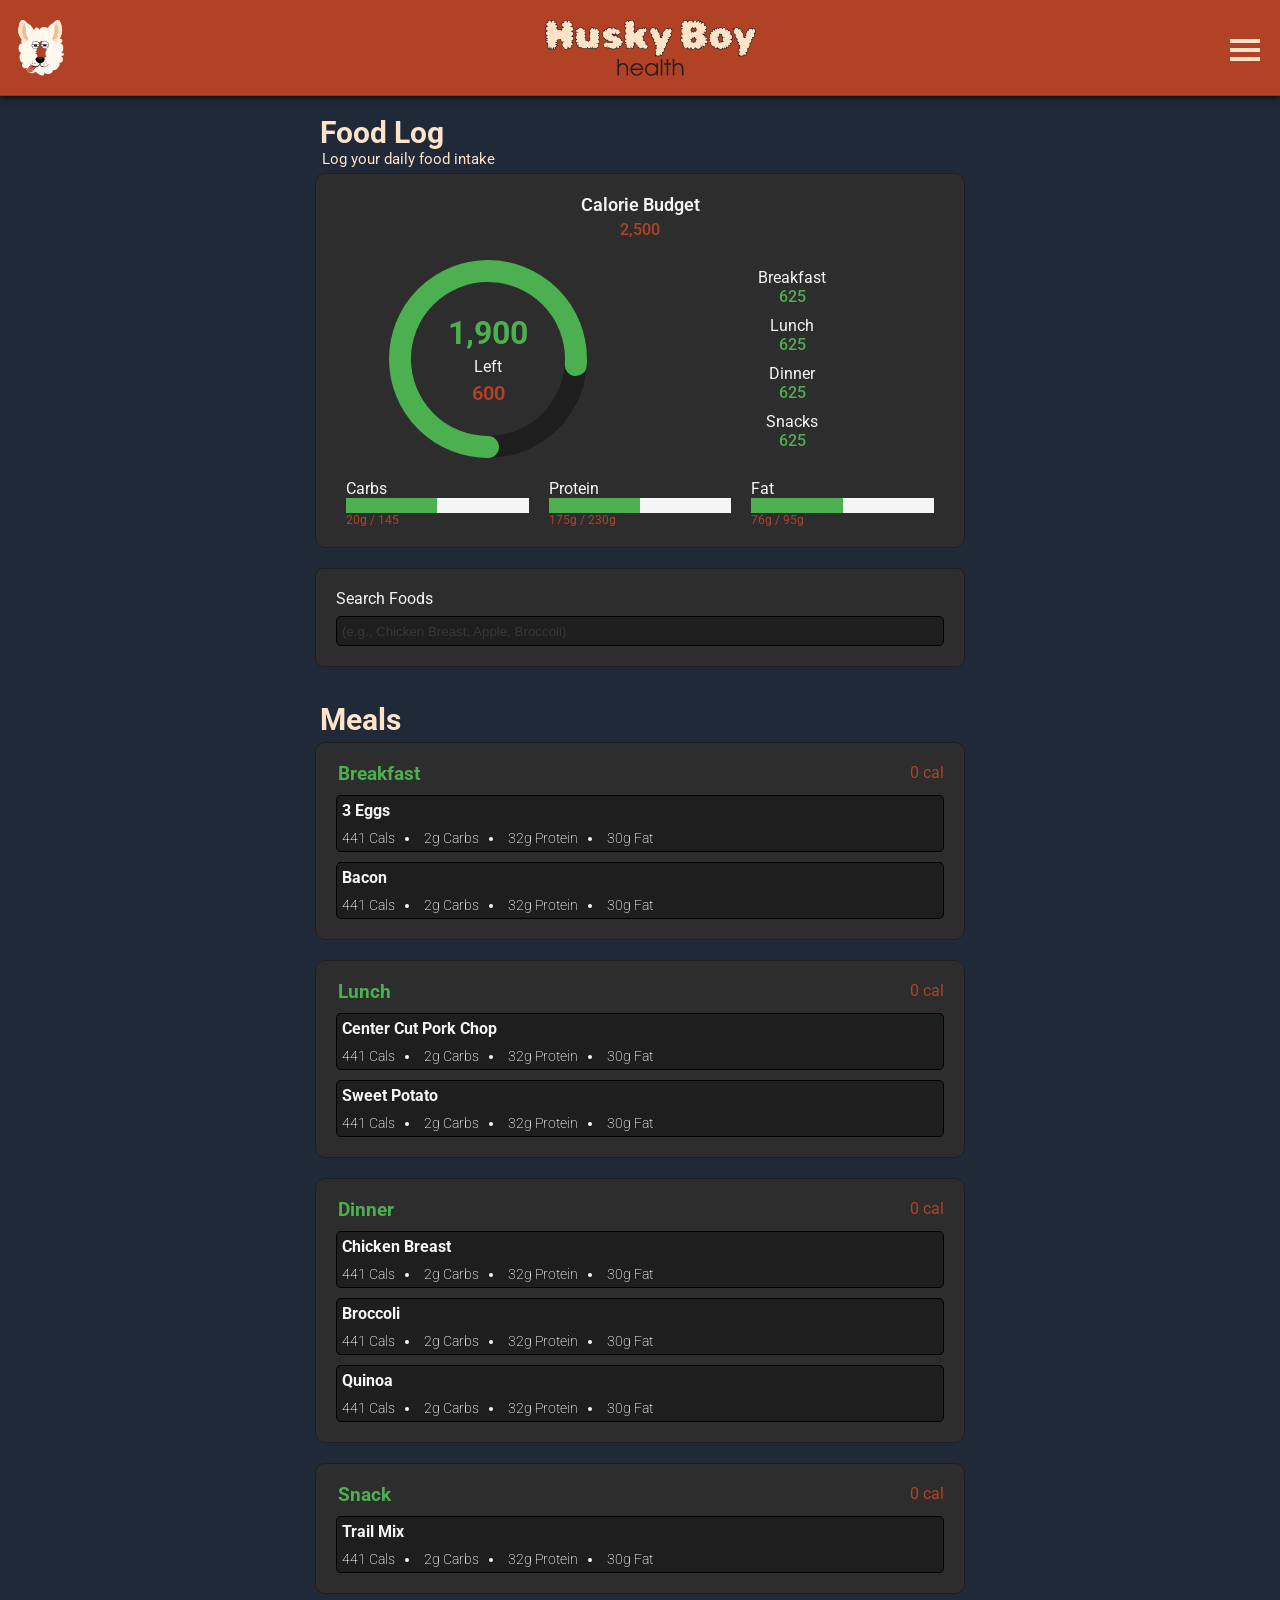
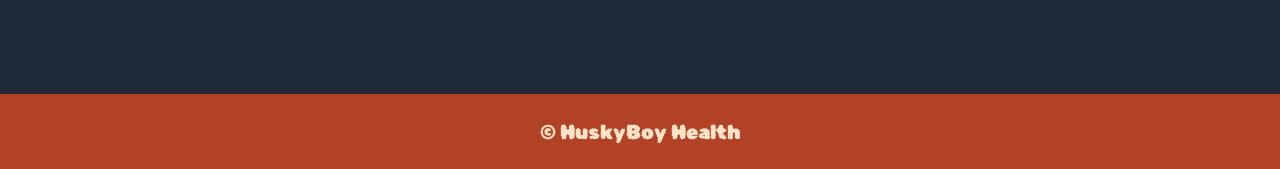
<file: food-log.html>
<!DOCTYPE html>
<html lang="en">
<head>
    <meta charset="UTF-8">
    <meta name="viewport" content="width=device-width, initial-scale=1.0">
    <title>Food Log</title>
    <link rel="stylesheet" href="./css/style.css">
</head>
<body>
    <header>
        <nav class="top-nav">
            <div class="nav-wrapper">

            <!-- Logo -->
                <a href="./" class="logo-link">
                    <img class="logo" src="./images/husky-boy-logo.svg" width="100%" alt="Husky Boy Health logo">
                </a>

            <!-- Wordmark -->
                <a href="./" class="wordmark-link">
                    <img class="wordmark" src="./images/husky-boy-wordmark.svg" width="100%" alt="Husky Boy Health logo">
                </a>
                
            <!-- Hamburger Menu -->
                <button class="hamburger-btn" aria-label="Toggle menu">
                    <span></span>
                    <span></span>
                    <span></span>
                </button>
            </div>
            <!-- Menu for the Hamburger menu (separate from nav-wrapper) -->
            <ul class="nav-menu">
                <li><a href="./">Home</a></li>
                <li><a href="./dashboard.html">Dashboard</a></li>
                <li><a href="./calculator.html">Calorie Calculator</a></li>
                <li class="active"><a href="./food-log.html" class="active">Food Log</a></li>
                <li><a href="./activity-log.html">Activity Log</a></li>
                <li><a href="./recipes.html">Recipes</a></li>
            </ul>
        </nav>
    </header>




    <main class="main-view">

        <!-- MAIN CALORIE BUDGET CARD -->


        <div class="main-title">
                <h2>Food Log</h2>
                <p>Log your daily food intake</p>
        </div>

        <div class="budget-card card">
            <p class="budget-label">Calorie Budget</p>
            <p class="budget-total">2,500 </p>

                     <!-- CALORIE BUDGET RING -->
            <div class="ring-meal">
                
                <div class="ring-container">
                    <svg viewBox="0 0 100 100" class="progress-ring">
                        <circle class="ring-track" cx="50" cy="50" r="40"/>
                        <circle class="ring-progress" cx="50" cy="50" r="40"/>
                    </svg>
                    <div class="ring-center">
                        <span class="calories-consumed">1,900</span>
                        <span class="ring-label">Left</span>
                        <span class="calories-left">600</span>
                    </div>
                </div>

                        <!-- MEAL CALORIES PROGRESS SIDEBAR -->
                
                <div class="meal-breakdown">
                    <div class="meal-row">
                        <span>Breakfast</span>
                        <span class="meal-cal">625</span>
                    </div>
                    <div class="meal-row">
                        <span>Lunch</span>
                        <span class="meal-cal">625</span>
                    </div>
                    <div class="meal-row">
                        <span>Dinner</span>
                        <span class="meal-cal">625</span>
                    </div>
                    <div class="meal-row">
                        <span>Snacks</span>
                        <span class="meal-cal">625</span>
                    </div>
                </div>
            </div>   
                <!-- MACRO PROGRESS SECTION -->

            <div class="macros">
                <div class="macro">
                    <span class="macro-label">Carbs</span>
                    <div class="macro-bar-track">
                        <div class="macro-bar"></div>
                    </div>
                    <span class="macro-value">20g / 145</span>
                </div>
                <div class="macro">
                    <span class="macro-label">Protein</span>
                    <div class="macro-bar-track">
                        <div class="macro-bar"></div>
                    </div>
                    <span class="macro-value">175g / 230g</span>
                </div>
                <div class="macro">
                    <span class="macro-label">Fat</span>
                    <div class="macro-bar-track">
                        <div class="macro-bar"></div>
                    </div>
                    <span class="macro-value">76g / 95g</span>
                </div>

            </div>
        </div>

            <!-- FOOD SEARCH SECTION -->
        <div class="food-search card">
            <label for="search-bar">Search Foods</label>
            <input type="text" id="search-bar" placeholder="(e.g., Chicken Breast, Apple, Broccoli)"/>
        </div>

            <!-- MEALS SECTION -->

        <div class="section-title">
            <h2>Meals</h2>
        </div>
        <section class="meals">
            

    <!-- BREAKFAST -->

            <div class="meal-section card" id="breakfast">
                <div class="meal-header">
                    <h3>Breakfast</h3>
                    <span class="meal-calories">0 cal</span>
                </div>


                <!-- Food & info -->
                <div class="meal-items" id="breakfast-items">
                    <div class="food-item">
                        <h4>3 Eggs</h4>
                    </div>
                    <div class="item-nutrients">
                        <ul>
                            <li class="no-bullet">441 Cals</li>
                            <li>2g Carbs</li>
                            <li>32g Protein</li>
                            <li>30g Fat</li>
                        </ul>
                    </div>


                    <!-- This is where my food items should append with js -->
                </div>

                <div class="meal-items" id="breakfast-items">
                    <div class="food-item">
                        <h4>Bacon</h4>
                    </div>
                    <div class="item-nutrients">
                        <ul>
                            <li class="no-bullet">441 Cals</li>
                            <li>2g Carbs</li>
                            <li>32g Protein</li>
                            <li>30g Fat</li>
                        </ul>
                    </div>


                    <!-- This is where my food items should append with js -->
                </div>




            </div>

    <!-- LUNCH -->

            <div class="meal-section card" id="lunch">
                <div class="meal-header">
                    <h3>Lunch</h3>
                    <span class="meal-calories">0 cal</span>
                </div>

                <!-- Food & info -->
                <div class="meal-items" id="breakfast-items">
                    <div class="food-item">
                        <h4>Center Cut Pork Chop</h4>
                    </div>
                    <div class="item-nutrients">
                        <ul>
                            <li class="no-bullet">441 Cals</li>
                            <li>2g Carbs</li>
                            <li>32g Protein</li>
                            <li>30g Fat</li>
                        </ul>
                    </div>


                    <!-- This is where my food items should append with js -->
                </div>

                <div class="meal-items" id="breakfast-items">
                    <div class="food-item">
                        <h4>Sweet Potato</h4>
                    </div>
                    <div class="item-nutrients">
                        <ul>
                            <li class="no-bullet">441 Cals</li>
                            <li>2g Carbs</li>
                            <li>32g Protein</li>
                            <li>30g Fat</li>
                        </ul>
                    </div>


                    <!-- This is where my food items should append with js -->
                </div>


            </div>

    <!-- DINNER -->

            <div class="meal-section card" id="dinner">
                <div class="meal-header">
                    <h3>Dinner</h3>
                    <span class="meal-calories">0 cal</span>
                </div>

                <!-- Food & info -->
                <div class="meal-items" id="breakfast-items">
                    <div class="food-item">
                        <h4>Chicken Breast</h4>
                    </div>
                    <div class="item-nutrients">
                        <ul>
                            <li class="no-bullet">441 Cals</li>
                            <li>2g Carbs</li>
                            <li>32g Protein</li>
                            <li>30g Fat</li>
                        </ul>
                    </div>


                    <!-- This is where my food items should append with js -->
                </div>

                <div class="meal-items" id="breakfast-items">
                    <div class="food-item">
                        <h4>Broccoli</h4>
                    </div>
                    <div class="item-nutrients">
                        <ul>
                            <li class="no-bullet">441 Cals</li>
                            <li>2g Carbs</li>
                            <li>32g Protein</li>
                            <li>30g Fat</li>
                        </ul>
                    </div>


                    <!-- This is where my food items should append with js -->
                </div>

                <div class="meal-items" id="breakfast-items">
                    <div class="food-item">
                        <h4>Quinoa</h4>
                    </div>
                    <div class="item-nutrients">
                        <ul>
                            <li class="no-bullet">441 Cals</li>
                            <li>2g Carbs</li>
                            <li>32g Protein</li>
                            <li>30g Fat</li>
                        </ul>
                    </div>


                    <!-- This is where my food items should append with js -->
                </div>



            </div>

    <!-- SNACKS -->

            <div class="meal-section card" id="snack">
                <div class="meal-header">
                    <h3>Snack</h3>
                    <span class="meal-calories">0 cal</span>
                </div>

                <!-- Food & info -->
               <div class="meal-items" id="breakfast-items">
                    <div class="food-item">
                        <h4>Trail Mix</h4>
                    </div>
                    <div class="item-nutrients">
                        <ul>
                            <li class="no-bullet">441 Cals</li>
                            <li>2g Carbs</li>
                            <li>32g Protein</li>
                            <li>30g Fat</li>
                        </ul>
                    </div>


                    <!-- This is where my food items should append with js -->
                </div>


            </div>
        </section>  
    </main> 
    
 <!-- FOOTER -->
    <footer class="main-footer">
        © HuskyBoy Health
    </footer>


    <!-- BOTTOM MOBILE NAV -->
    <footer>
        <nav class="mobile-nav">
            <div class="dashboard-btn nav-btn">
                <a href="./dashboard.html" >
                    <img src="./images/nav-dash-btn.svg" alt="">
                    <span class="nav-text">Dashboard</span>
                </a>
            </div>

            <div class="calculator-btn nav-btn">
                <a href="./calculator.html">
                    <img src="./images/nav-calculator-btn.svg" alt="">
                    <span class="nav-text">Calculator</span>
                </a>
            </div>

            <div class="food-btn nav-btn ">
                <a href="./food-log.html" class="active">
                    <img src="./images/nav-food-btn-active.svg" alt="">
                    <span class="nav-text">Food Log</span>
                </a>
            </div>

            <div class="activity-btn nav-btn ">
                <a href="./activity-log.html">
                    <img src="./images/nav-activity-btn.svg" alt="">
                    <span class="nav-text">Activity Log</span>
                </a>
            </div>
        </nav>
    </footer>
    

<script src="./js/main.js"></script>



</body>
</html>
</file>
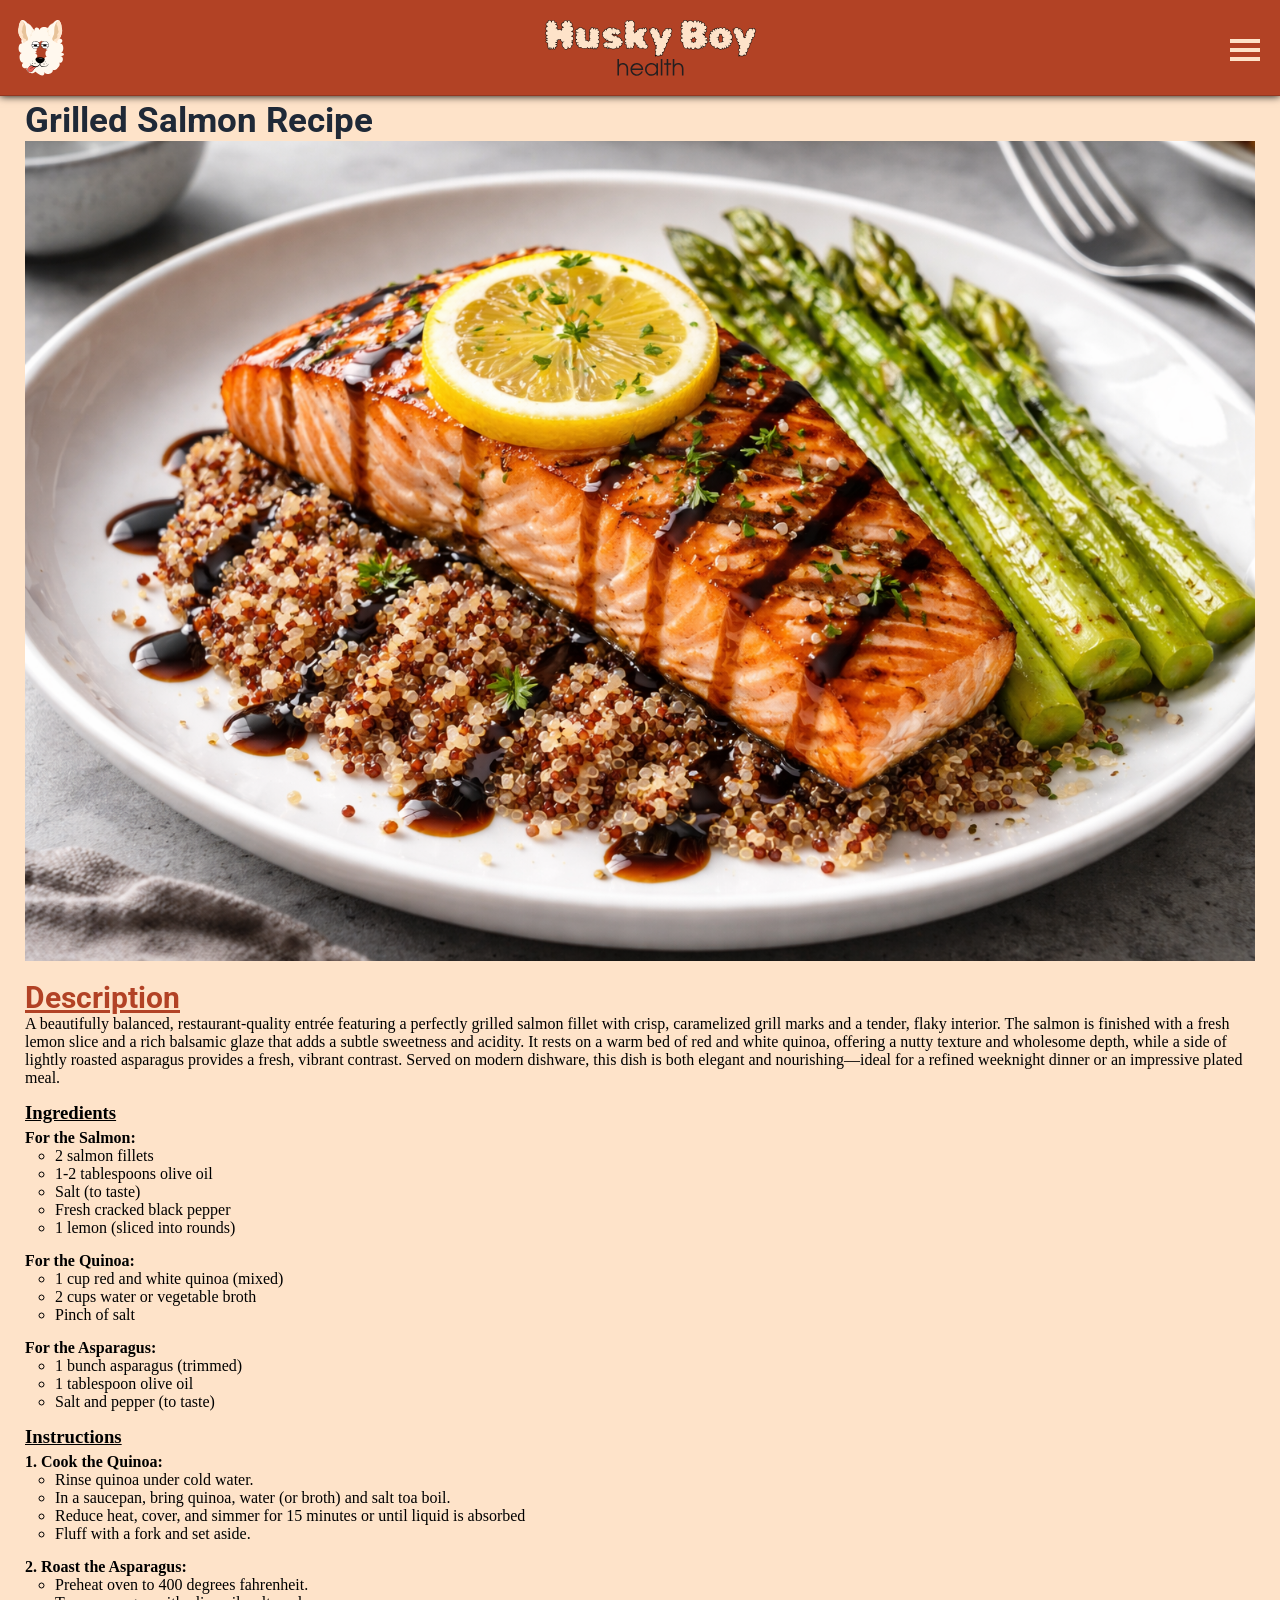
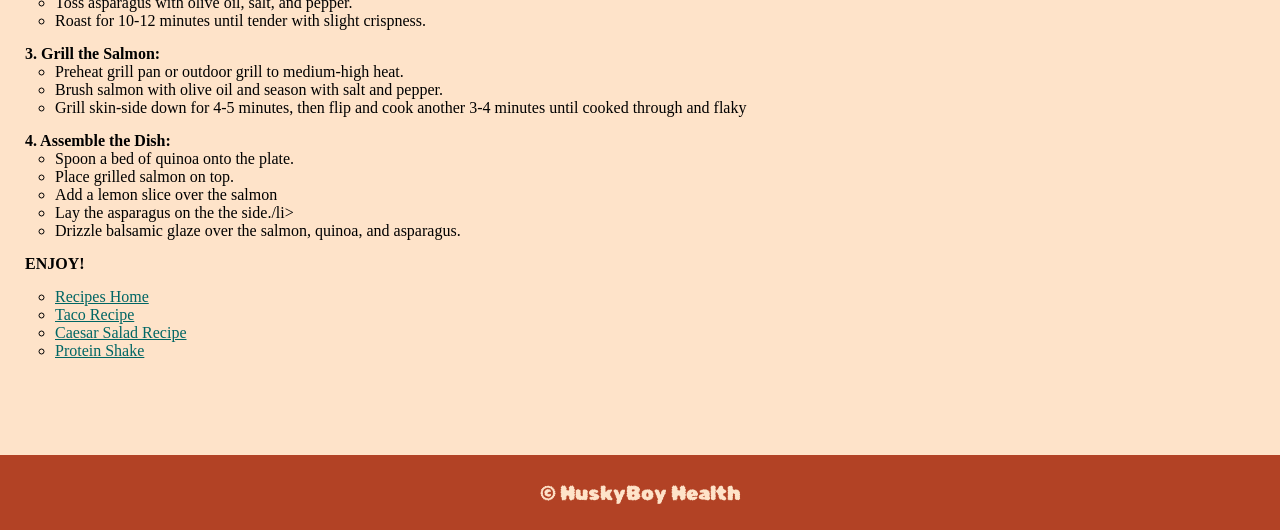
<file: grilled-salmon.html>
<!DOCTYPE html>
<html lang="en">
<head>
    <meta charset="UTF-8">
    <meta name="viewport" content="width=device-width, initial-scale=1.0">
    <title>Grilled Salmon Recipe</title>
    <link rel="stylesheet" href="./css/style.css">
</head>

<body>
    <header>
        <nav class="top-nav">
            <div class="nav-wrapper">

            <!-- Logo -->
                <a href="./" class="logo-link">
                    <img class="logo" src="./images/husky-boy-logo.svg" width="100%" alt="Husky Boy Health logo">
                </a>

            <!-- Wordmark -->
                <a href="./" class="wordmark-link">
                    <img class="wordmark" src="./images/husky-boy-wordmark.svg" width="100%" alt="Husky Boy Health logo">
                </a>
                
            <!-- Hamburger Menu -->
                <button class="hamburger-btn" aria-label="Toggle menu">
                    <span></span>
                    <span></span>
                    <span></span>
                </button>
            </div>
            <!-- Menu for the Hamburger menu (separate from nav-wrapper) -->
            <ul class="nav-menu">
                <li><a href="./">Home</a></li>
                <li><a href="./dashboard.html">Dashboard</a></li>
                <li><a href="./calculator.html">Calorie Calculator</a></li>
                <li><a href="./food-log.html">Food Log</a></li>
                <li><a href="./activity-log.html">Activity Log</a></li>
                <li><a href="./recipes.html">Recipes</a></li>
            </ul>
        </nav>
    </header>

    <main class="recipe-page">
        <h1>Grilled Salmon Recipe</h1>
            <img src="./images/salmon-image.png" alt="Image of a plate with grilled salmon on a bed of quinoa, and asparagus on the side ">
            <h2><u>Description</u></h2>
            <section>
                <p>A beautifully balanced, restaurant-quality entrée featuring a perfectly grilled salmon fillet with crisp, caramelized grill marks and a tender, flaky interior. The salmon is finished with a fresh lemon slice and a rich balsamic glaze that adds a subtle sweetness and acidity. It rests on a warm bed of red and white quinoa, offering a nutty texture and wholesome depth, while a side of lightly roasted asparagus provides a fresh, vibrant contrast. Served on modern dishware, this dish is both elegant and nourishing—ideal for a refined weeknight dinner or an impressive plated meal.
            </p>
            </section>
            <h3><u>Ingredients</u></h3>
            <h4>For the Salmon:</h4>
            <ul>
                <li>2 salmon fillets</li>
                <li>1-2 tablespoons olive oil</li>
                <li>Salt (to taste)</li>
                <li>Fresh cracked black pepper</li>
                <li>1 lemon (sliced into rounds)</li>
            </ul>

            <h4>For the Quinoa:</h4>
            <ul>
                <li>1 cup red and white quinoa (mixed)</li>
                <li>2 cups water or vegetable broth</li>
                <li>Pinch of salt</li>
            </ul>

            <h4>For the Asparagus:</h4>
            <ul>
                <li>1 bunch asparagus (trimmed)</li>
                <li>1 tablespoon olive oil</li>
                <li>Salt and pepper (to taste)</li>
            </ul>

            <h3><u>Instructions</u></h3>

            
            <h4>1. Cook the Quinoa:</h4>
            <ul>
                <li>Rinse quinoa under cold water.</li>
                <li>In a saucepan, bring quinoa, water (or broth) and salt toa boil.</li>
                <li>Reduce heat, cover, and simmer for 15 minutes or until liquid is absorbed</li>
                <li>Fluff with a fork and set aside.</li>
            </ul>

            <h4>2. Roast the Asparagus:</h4>
            <ul>
                <li>Preheat oven to 400 degrees fahrenheit.
                <li>Toss asparagus with olive oil, salt, and pepper.</li>
                <li>Roast for 10-12 minutes until tender with slight crispness.</li>
            </ul>

            <h4>3. Grill the Salmon:</h4>
            <ul>
                <li>Preheat grill pan or outdoor grill to medium-high heat.</li>
                <li>Brush salmon with olive oil and season with salt and pepper.</li>
                <li>Grill skin-side down for 4-5 minutes, then flip and cook another 3-4 minutes until cooked through and flaky</li>
            </ul>

            <h4>4. Assemble the Dish:</h4>
            <ul>
                <li>Spoon a bed of quinoa onto the plate.</li>
                <li>Place grilled salmon on top.</li>
                <li>Add a lemon slice over the salmon</li>
                <li>Lay the asparagus on the the side./li>
                <li>Drizzle balsamic glaze over the salmon, quinoa, and asparagus.</li>
            </ul>



            <p> <strong>ENJOY!</strong></p>

        <ul>
            <li><a href="./recipes.html">Recipes Home</a></li>
            <li><a href="./tacos.html">Taco Recipe</a></li>
            <li><a href="./caesar-salad.html">Caesar Salad Recipe</a></li>
            <li><a href="./protein-shake.html">Protein Shake</a></li>
        </ul>

    </main>



 <!-- FOOTER -->
    <footer class="main-footer">
        © HuskyBoy Health
    </footer>


    
     <!-- BOTTOM MOBILE NAV -->
    <footer>
        <nav class="mobile-nav">
            <div class="dashboard-btn nav-btn">
                <a href="./dashboard.html" >
                    <img src="./images/nav-dash-btn.svg" alt="">
                    <span class="nav-text">Dashboard</span>
                </a>
            </div>

            <div class="calculator-btn nav-btn">
                <a href="./calculator.html">
                    <img src="./images/nav-calculator-btn.svg" alt="">
                    <span class="nav-text">Calculator</span>
                </a>
            </div>

            <div class="food-btn nav-btn ">
                <a href="./food-log.html">
                    <img src="./images/nav-food-btn.svg" alt="">
                    <span class="nav-text">Food Log</span>
                </a>
            </div>

            <div class="activity-btn nav-btn ">
                <a href="./activity-log.html">
                    <img src="./images/nav-activity-btn.svg" alt="">
                    <span class="nav-text">Activity Log</span>
                </a>
            </div>
        </nav>
    </footer>
    

<script src="./js/main.js"></script>


</body>
</html>
</file>
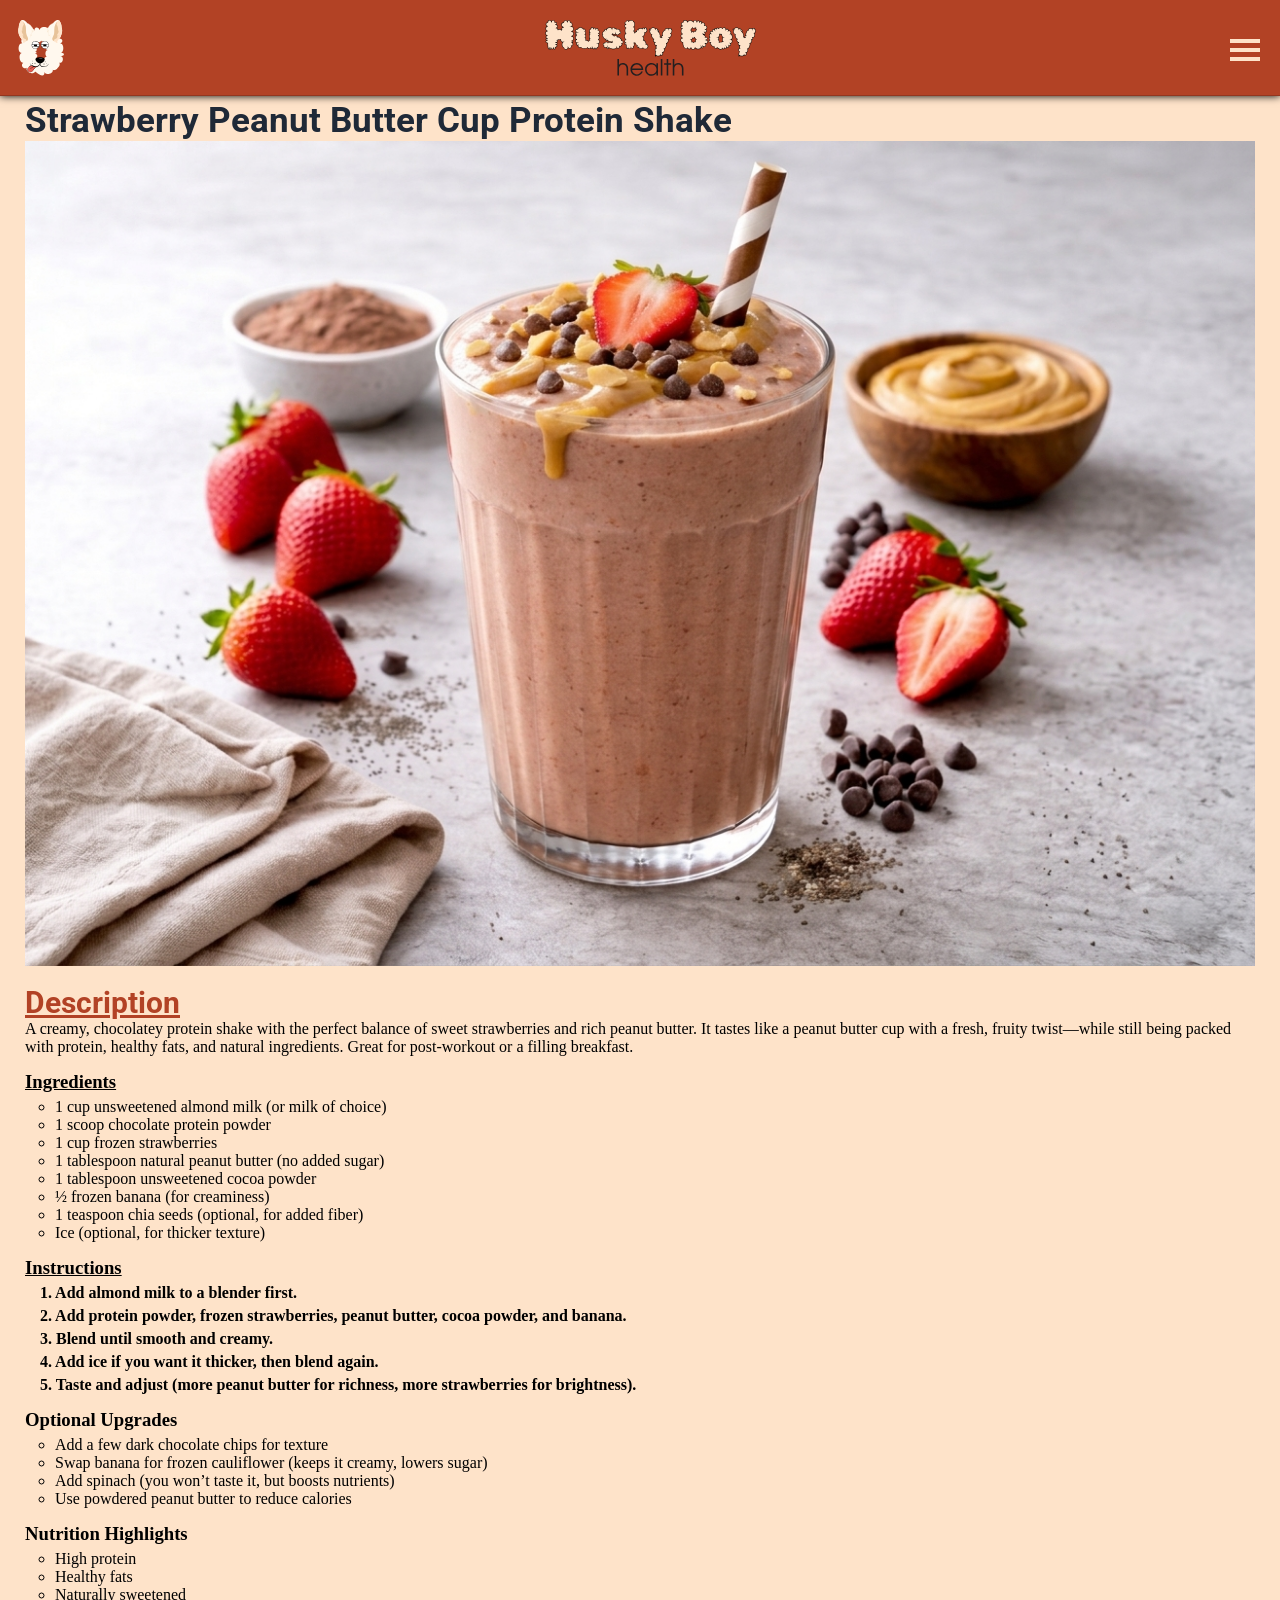
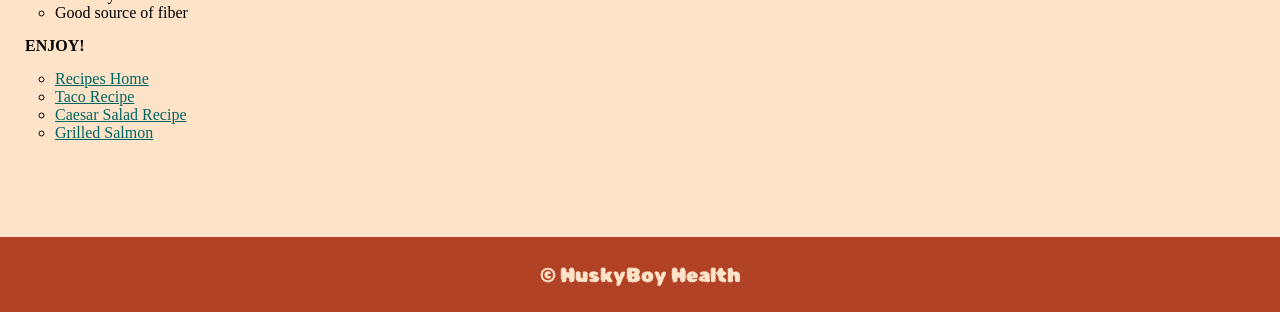
<file: protein-shake.html>
<!DOCTYPE html>
<html lang="en">
<head>
    <meta charset="UTF-8">
    <meta name="viewport" content="width=device-width, initial-scale=1.0">
    <title>Grilled Salmon Recipe</title>
    <link rel="stylesheet" href="./css/style.css">
</head>

<body>
    <header>
        <nav class="top-nav">
            <div class="nav-wrapper">

            <!-- Logo -->
                <a href="./" class="logo-link">
                    <img class="logo" src="./images/husky-boy-logo.svg" width="100%" alt="Husky Boy Health logo">
                </a>

            <!-- Wordmark -->
                <a href="./" class="wordmark-link">
                    <img class="wordmark" src="./images/husky-boy-wordmark.svg" width="100%" alt="Husky Boy Health logo">
                </a>
                
            <!-- Hamburger Menu -->
                <button class="hamburger-btn" aria-label="Toggle menu">
                    <span></span>
                    <span></span>
                    <span></span>
                </button>
            </div>
            <!-- Menu for the Hamburger menu (separate from nav-wrapper) -->
            <ul class="nav-menu">
                <li><a href="./">Home</a></li>
                <li><a href="./dashboard.html">Dashboard</a></li>
                <li><a href="./calculator.html">Calorie Calculator</a></li>
                <li><a href="./food-log.html">Food Log</a></li>
                <li><a href="./activity-log.html">Activity Log</a></li>
                <li><a href="./recipes.html">Recipes</a></li>
            </ul>
        </nav>
    </header>

    <main class="recipe-page">
        <h1>Strawberry Peanut Butter Cup Protein Shake</h1>
            <img src="./images/protein-shake-wide-angle.png" alt="Image of a plate with grilled salmon on a bed of quinoa, and asparagus on the side ">
            <h2><u>Description</u></h2>
            <section>
                <p>A creamy, chocolatey protein shake with the perfect balance of sweet strawberries and rich peanut butter. It tastes like a peanut butter cup with a fresh, fruity twist—while still being packed with protein, healthy fats, and natural ingredients. Great for post-workout or a filling breakfast.
            </p>
            </section>
            <h3><u>Ingredients</u></h3>
            <ul>
                <li>1 cup unsweetened almond milk (or milk of choice)</li>
                <li>1 scoop chocolate protein powder</li>
                <li>1 cup frozen strawberries</li>
                <li>1 tablespoon natural peanut butter (no added sugar)</li>
                <li>1 tablespoon unsweetened cocoa powder</li>
                <li>½ frozen banana (for creaminess)</li>
                <li>1 teaspoon chia seeds (optional, for added fiber)</li>
                <li>Ice (optional, for thicker texture)</li>
               
            </ul>
            <div class="instructions">
                <h3><u>Instructions</u></h3>

                
                <h4 class="instruction-steps">1. Add almond milk to a blender first.</h4>
                

                <h4 class="instruction-steps">2. Add protein powder, frozen strawberries, peanut butter, cocoa powder, and banana.</h4>
                
                <h4 class="instruction-steps">3. Blend until smooth and creamy.</h4>

                <h4 class="instruction-steps">4. Add ice if you want it thicker, then blend again.</h4>

                <h4 class="instruction-steps">5. Taste and adjust (more peanut butter for richness, more strawberries for brightness).</h4>
            </div>
            <h3>Optional Upgrades</h3>
            <ul>
                <li>Add a few dark chocolate chips for texture</li>
                <li>Swap banana for frozen cauliflower (keeps it creamy, lowers sugar)</li>
                <li>Add spinach (you won’t taste it, but boosts nutrients)</li>
                <li>Use powdered peanut butter to reduce calories</li>
            </ul>


            <h3>Nutrition Highlights</h3>
            <ul>
                <li>High protein</li>
                <li>Healthy fats</li>
                <li>Naturally sweetened</li>
                <li>Good source of fiber</li>
            </ul>

            <p> <strong>ENJOY!</strong></p>

        <ul>
            <li><a href="./recipes.html">Recipes Home</a></li>
            <li><a href="./tacos.html">Taco Recipe</a></li>
            <li><a href="./caesar-salad.html">Caesar Salad Recipe</a></li>
            <li><a href="./grilled-salmon.html">Grilled Salmon</a></li>
        </ul>

    </main>


     <!-- FOOTER -->
    <footer class="main-footer">
        © HuskyBoy Health
    </footer>
    
    
     <!-- BOTTOM MOBILE NAV -->
    <footer>
        <nav class="mobile-nav">
            <div class="dashboard-btn nav-btn">
                <a href="./dashboard.html" >
                    <img src="./images/nav-dash-btn.svg" alt="">
                    <span class="nav-text">Dashboard</span>
                </a>
            </div>

            <div class="calculator-btn nav-btn">
                <a href="./calculator.html">
                    <img src="./images/nav-calculator-btn.svg" alt="">
                    <span class="nav-text">Calculator</span>
                </a>
            </div>

            <div class="food-btn nav-btn ">
                <a href="./food-log.html">
                    <img src="./images/nav-food-btn.svg" alt="">
                    <span class="nav-text">Food Log</span>
                </a>
            </div>

            <div class="activity-btn nav-btn ">
                <a href="./activity-log.html">
                    <img src="./images/nav-activity-btn.svg" alt="">
                    <span class="nav-text">Activity Log</span>
                </a>
            </div>
        </nav>
    </footer>
    

<script src="./js/main.js"></script>


</body>
</html>
</file>
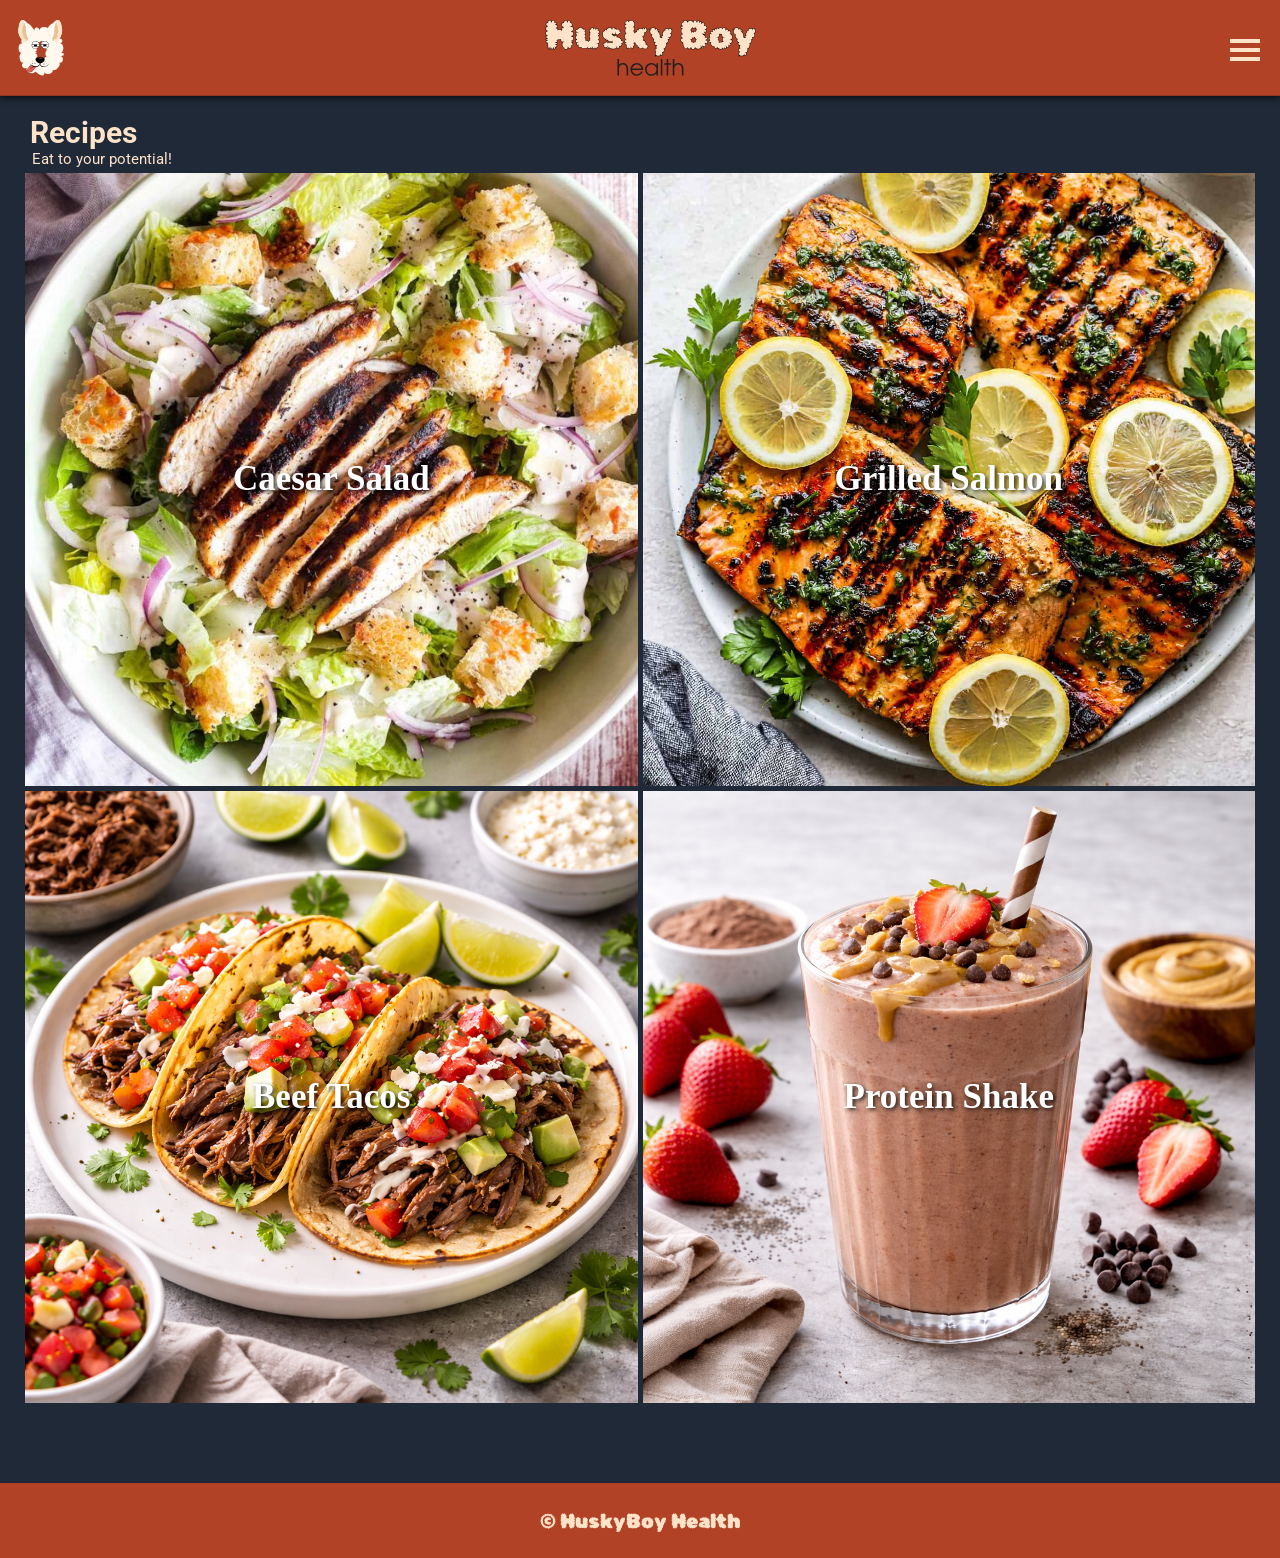
<file: recipes.html>
<!DOCTYPE html>
<html lang="en">
<head>
    <meta charset="UTF-8">
    <meta name="viewport" content="width=device-width, initial-scale=1.0">
    <title>Resources</title>
    <link rel="stylesheet" href="./css/style.css">

</head>

<body>
    <header>
        <nav class="top-nav">
            <div class="nav-wrapper">

            <!-- Logo -->
                <a href="./" class="logo-link">
                    <img class="logo" src="./images/husky-boy-logo.svg" width="100%" alt="Husky Boy Health logo">
                </a>

            <!-- Wordmark -->
                <a href="./" class="wordmark-link">
                    <img class="wordmark" src="./images/husky-boy-wordmark.svg" width="100%" alt="Husky Boy Health logo">
                </a>
                
            <!-- Hamburger Menu -->
                <button class="hamburger-btn" aria-label="Toggle menu">
                    <span></span>
                    <span></span>
                    <span></span>
                </button>
            </div>
            <!-- Menu for the Hamburger menu (separate from nav-wrapper) -->
            <ul class="nav-menu">
                <li><a href="./">Home</a></li>
                <li><a href="./dashboard.html">Dashboard</a></li>
                <li><a href="./calculator.html">Calorie Calculator</a></li>
                <li><a href="./food-log.html">Food Log</a></li>
                <li><a href="./activity-log.html">Activity Log</a></li>
                <li class="active"><a href="./recipes.html" class="active">Recipes</a></li>
            </ul>
        </nav>
    </header>


    <main>
        <section class="recipes">
            <div class="main-title">
                    <h2>Recipes</h2>
                    <p>Eat to your potential!</p>
            </div>
            <div class="gallery-container">
                <div class="gallery-item">
                    <a href="./caesar-salad.html">
                        
                        <img src="./images/caesar-salad.jpg" alt="image of a caesar salad with sliced chicken on top">
                        <h3>Caesar Salad</h3>
                    </a>
                    
                </div>
                <div class="gallery-item">
                    
                    <a href="./grilled-salmon.html" >
                        
                        <img src="./images/grilled-slamon.jpg" alt="image of grilled salmon fillets with lemon slices on top">
                        <h3>Grilled Salmon</h3>
                    </a>
                    
                </div>
                <div class="gallery-item">
                    
                    <a href="./tacos.html" >
                        
                        <img id="tacos" src="./images/tacos.png" alt="image of grilled steak with roasted asparagus, potatoes, and cherry tomatoes">
                        <h3>Beef Tacos</h3>
                    </a>
                    
                </div>
                <div class="gallery-item">
            
                    <a href="./protein-shake.html" >
                        <img src="./images/pb-protein-shake.png" alt="Image of a protein shake on a counter top">
                        <h3>Protein Shake</h3>
                    </a>
                    

                </div>
            </div>
        </section>
    </main>


     <!-- FOOTER -->
    <footer class="main-footer">
        © HuskyBoy Health
    </footer>




    <!-- BOTTOM MOBILE NAV -->
    <footer>
        <nav class="mobile-nav">
            <div class="dashboard-btn nav-btn">
                <a href="./dashboard.html" >
                    <img src="./images/nav-dash-btn.svg" alt="">
                    <span class="nav-text">Dashboard</span>
                </a>
            </div>

            <div class="calculator-btn nav-btn">
                <a href="./calculator.html">
                    <img src="./images/nav-calculator-btn.svg" alt="">
                    <span class="nav-text">Calculator</span>
                </a>
            </div>

            <div class="food-btn nav-btn ">
                <a href="./food-log.html">
                    <img src="./images/nav-food-btn.svg" alt="">
                    <span class="nav-text">Food Log</span>
                </a>
            </div>

            <div class="activity-btn nav-btn ">
                <a href="./activity-log.html">
                    <img src="./images/nav-activity-btn.svg" alt="">
                    <span class="nav-text">Activity Log</span>
                </a>
            </div>
        </nav>
    </footer>
    

<script src="./js/main.js"></script>
</body>
</html>
</file>
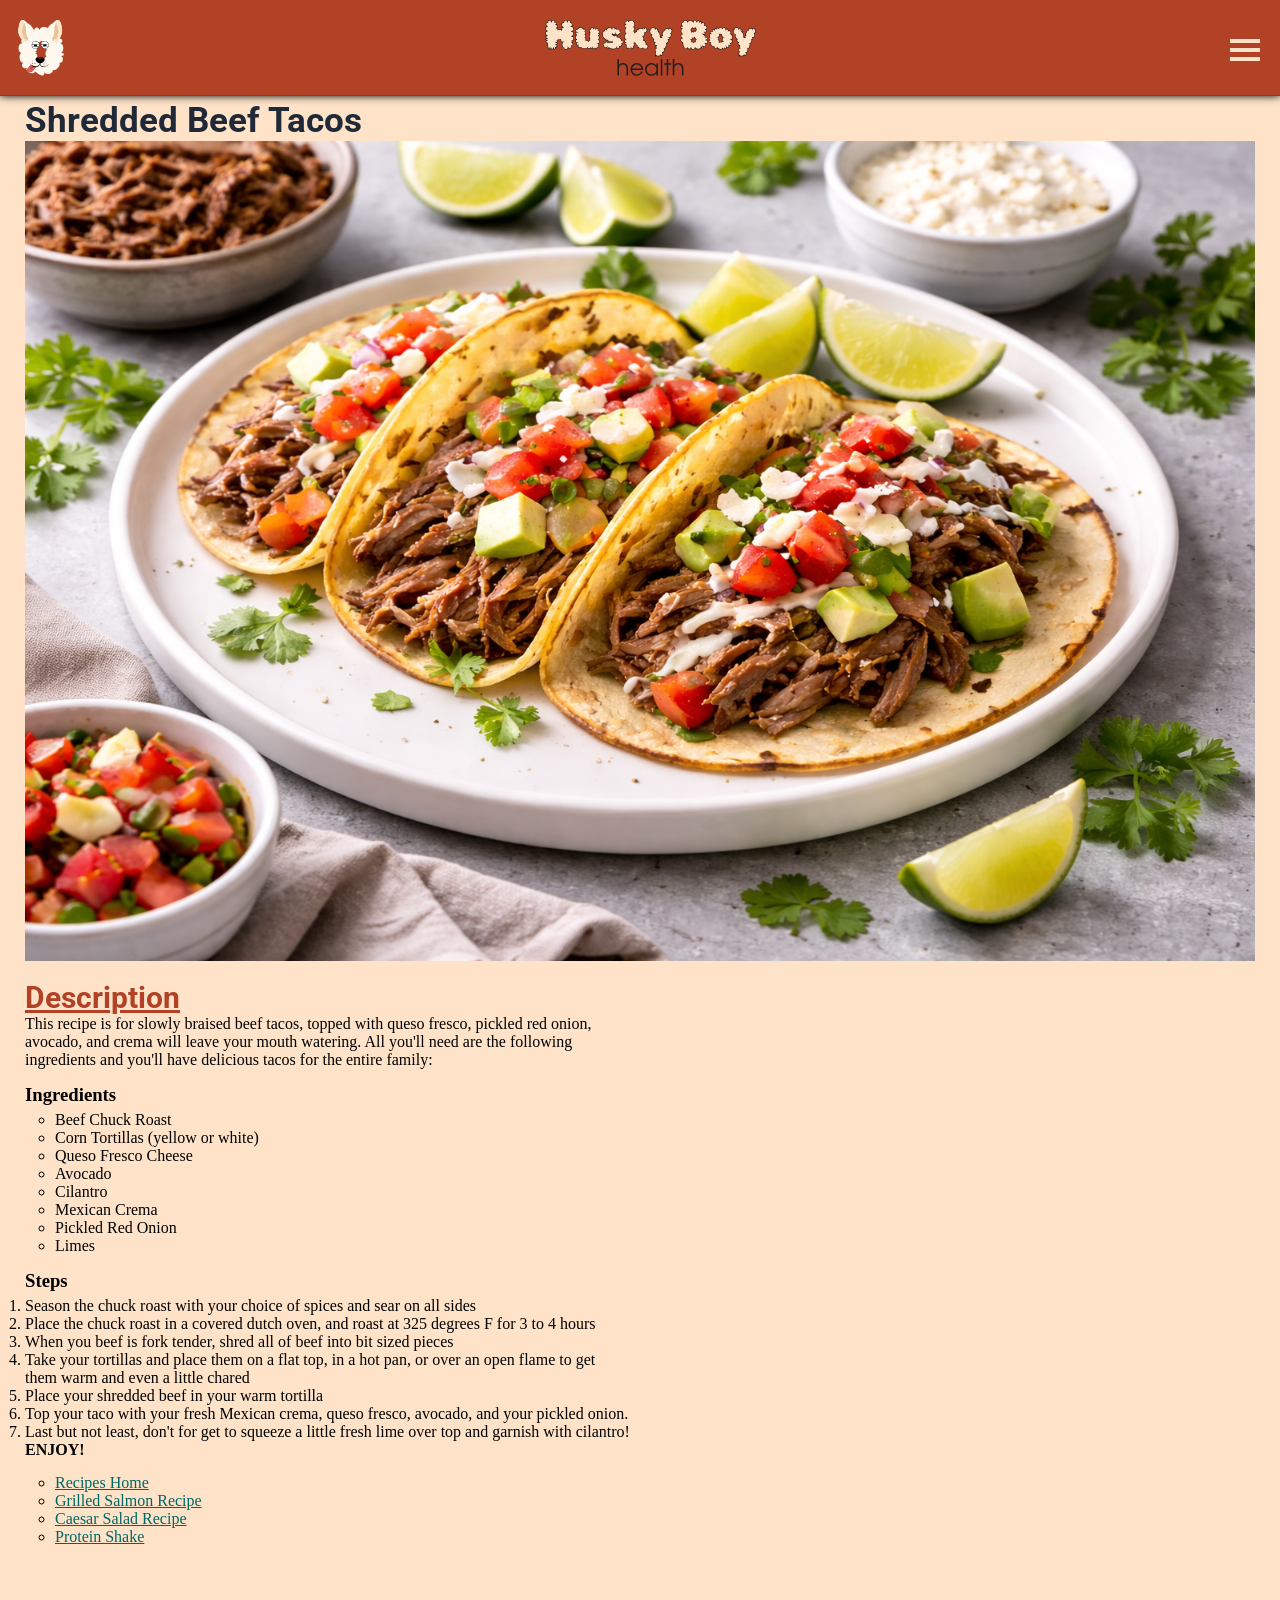
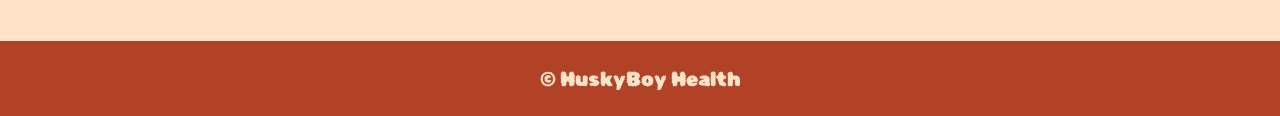
<file: tacos.html>
<!DOCTYPE html>
<html lang="en">
<head>
    <meta charset="UTF-8">
    <meta name="viewport" content="width=device-width, initial-scale=1.0">
    <title>Taco Recipe</title>
    <link rel="stylesheet" href="./css/style.css">
</head>

<body>
    <header>
        <nav class="top-nav">
            <div class="nav-wrapper">

            <!-- Logo -->
                <a href="./" class="logo-link">
                    <img class="logo" src="./images/husky-boy-logo.svg" width="100%" alt="Husky Boy Health logo">
                </a>

            <!-- Wordmark -->
                <a href="./" class="wordmark-link">
                    <img class="wordmark" src="./images/husky-boy-wordmark.svg" width="100%" alt="Husky Boy Health logo">
                </a>
                
            <!-- Hamburger Menu -->
                <button class="hamburger-btn" aria-label="Toggle menu">
                    <span></span>
                    <span></span>
                    <span></span>
                </button>
            </div>
            <!-- Menu for the Hamburger menu (separate from nav-wrapper) -->
            <ul class="nav-menu">
                <li><a href="./">Home</a></li>
                <li><a href="./dashboard.html">Dashboard</a></li>
                <li><a href="./calculator.html">Calorie Calculator</a></li>
                <li><a href="./food-log.html">Food Log</a></li>
                <li><a href="./activity-log.html">Activity Log</a></li>
                <li><a href="./recipes.html">Recipes</a></li>
            </ul>
        </nav>
    </header>

    <main class="recipe-page">
        <h1>Shredded Beef Tacos</h1>
            <img src="./images/tacos-wide-angle.png" alt="Image of 2 hands holding beef tacos">
            <h2><u>Description</u></h2>
            <p>This recipe is for slowly braised beef tacos, topped with queso fresco, pickled red onion,<br>
                avocado, and crema will leave your mouth watering. All you'll need are the following <br>
                ingredients and you'll have delicious tacos for the entire family:
            </p>
            <h3>Ingredients</h3>
            <ul>
                <li>Beef Chuck Roast</li>
                <li>Corn Tortillas (yellow or white)</li>
                <li>Queso Fresco Cheese</li>
                <li>Avocado</li>
                <li>Cilantro</li>
                <li>Mexican Crema</li>
                <li>Pickled Red Onion</li>
                <li>Limes</li>
            </ul>

            <h3>Steps</h3>
            <ol>
                <li>Season the chuck roast with your choice of spices and sear on all sides</li>
                <li>Place the chuck roast in a covered dutch oven, and roast at 325 degrees F for 3 to 4 hours</li>
                <li>When you beef is fork tender, shred all of beef into bit sized pieces</li>
                <li>Take your tortillas and place them on a flat top, in a hot pan, or over an open flame to get <br>
                    them warm and even a little chared</li>
                <li>Place your shredded beef in your warm tortilla</li>
                <li>Top your taco with your fresh Mexican crema, queso fresco, avocado, and your pickled onion. </li>
                <li>Last but not least, don't for get to squeeze a little fresh lime over top and garnish with cilantro!</li>
            </ol>
            <p> <strong>ENJOY!</strong></p>



            <ul>
                <li><a href="./recipes.html">Recipes Home</a></li>
                <li><a href="./grilled-salmon.html">Grilled Salmon Recipe</a></li>
                <li><a href="./caesar-salad.html ">Caesar Salad Recipe</a></li>
                <li><a href="./protein-shake.html">Protein Shake</a></li>
            </ul>
        </main>




    <!-- FOOTER -->
    <footer class="main-footer">
        © HuskyBoy Health
    </footer>


         <!-- BOTTOM MOBILE NAV -->
    <footer>
        <nav class="mobile-nav">
            <div class="dashboard-btn nav-btn">
                <a href="./dashboard.html" >
                    <img src="./images/nav-dash-btn.svg" alt="">
                    <span class="nav-text">Dashboard</span>
                </a>
            </div>

            <div class="calculator-btn nav-btn">
                <a href="./calculator.html">
                    <img src="./images/nav-calculator-btn.svg" alt="">
                    <span class="nav-text">Calculator</span>
                </a>
            </div>

            <div class="food-btn nav-btn ">
                <a href="./food-log.html">
                    <img src="./images/nav-food-btn.svg" alt="">
                    <span class="nav-text">Food Log</span>
                </a>
            </div>

            <div class="activity-btn nav-btn ">
                <a href="./activity-log.html">
                    <img src="./images/nav-activity-btn.svg" alt="">
                    <span class="nav-text">Activity Log</span>
                </a>
            </div>
        </nav>
    </footer>
    

<script src="./js/main.js"></script>


</body>
</html>
</file>
<file: css/style.css>
@import url('https://fonts.googleapis.com/css2?family=Roboto:ital,wght@0,100..900;1,100..900&family=Rubik+Bubbles&display=swap');

:root {
        --cream-nav-accent: #fee3c9;
        --blue-nav-accent: #1F2937;
        --orange-nav-accent: #b24225;
        --cream-accent: #fee3c9;
        --blue-accent: #1F2937;
        --orange-accent: #b24225;
        --card-black: #2d2d2d;
        --input-black: #1e1e1e;
        --teal-accent: #006664;

    }

* {
    margin: 0;
    padding: 0;
    box-sizing: border-box;
}
body {
    overflow-x: hidden;
    min-height: 100vh;
    display: flex;
    flex-direction: column;
    background-color: var(--blue-accent);
}

/* THIS APPLIES TO ALL "MAIN" ON ALL PAGES */


main {
    padding: 100px 25px 80px 25px;
    background-color: var(--blue-accent);
    flex: 1;
    width: 100%;

}

.main-view {
    max-width: 700px;
    margin: 0 auto;
}
/* THIS APPLIES TO ALL "TITLES" ON ALL PAGES */
.main-title h2 {
    font-size: 30px;
}

.main-title p {
    font-size: 15px;
    padding-left: 2px;
}


.main-title {
    display: flex;
    flex-direction: column;
    color: var(--cream-accent);
    font-family: Roboto, sans-serif;
    padding: 15px 0 5px 5px;
}

.section-title {
    display: flex;
    flex-direction: column;
    color: var(--cream-accent);
    font-family: Roboto, sans-serif;
    padding: 15px 0 5px 5px;
    font-size: 20px;
}


/* GLOBAL /SITEWIDE */

.card {
    background-color: var(--card-black);
    border: 1px solid var(--input-black);
    padding: 20px;
    margin-bottom: 20px;
}


/* Sitewide Navigation */

header {
    display: flex;
    background-color: var(--orange-accent);
    position: fixed;
    width: 100%;
    border-bottom: 1px solid #92361f;
    box-shadow: 0 0 8px rgba(0, 0, 0.1);


/* adding this because I could see my input arrows though the menu */
    z-index: 100;

}

.top-nav {
    width: 100%;
    padding: 15px 10px 10px 10px;
}
.nav-wrapper{
    display: flex;
    align-items: center;
    justify-content: space-between;
    width: 100%;

}

.logo {
    max-width: 60px;
    height: auto;
    margin: 0;
    padding: 0;
}

.wordmark {
    max-width: 225px;
    height: auto;
    align-self: flex-end;
}

.nav-menu {
    /* this is only display flex, because of animation 
    from the right (otherwise it would be "none") */
    display: flex;
    flex-direction: column;
    list-style-type: none;
    gap: 25px;
   

    /* Use this for animation for the menu */
    position: fixed; /* makes it stay in place when scrolling */
    top: 95px;
    right: -250px; /* this makes the menu hidden off to the right of the screen */
    width: 250px;
    height: 100%;
    background-color: var(--cream-nav-accent);
    padding: 60px 20px 20px;

    /* This creates the slide in animation */
    transition: right 0.3s ease;

    /* adding this because I could see my input arrows though the menu */
    z-index: 100;
}

.nav-menu a {
    text-decoration: none;
    color: var(--blue-nav-accent);
    font-family: Roboto, sans-serif;
    font-size: 25px;

}

.nav-menu li {
    border-bottom: 2px solid var(--blue-nav-accent);

}

/* This is the bars for the hamburger menu */

.hamburger-btn span {
    
    display: block; /* makes the span bars */
    width: 30px;
    height: 4px;
    background: var(--cream-nav-accent); /* color of the bars */
    margin: 5px 0;
}
.hamburger-btn {
    /* Removes the button background color & border */
    background: none;
    border: none;
    padding-right: 10px;
}

.nav-menu.open {
    display: flex;

    /* makes it slide into view */
    right: 0; 
}

.nav-menu a.active {
    color: var(--orange-nav-accent);
}

.nav-menu li.active {
    border-bottom: 2px solid var(--orange-nav-accent);
}

/* THIS IS THE MENU BUTTON (X) ANIMATION CODE */

/* This roatates the top bar down for X */
.hamburger-btn.open span:nth-child(1) {
    transform: translateY(9px) rotate(45deg);
}

/* This will hide the middle bar */
.hamburger-btn.open span:nth-child(2) {
    opacity: 0;
}

/* This rotates the bottom bar up for X */
.hamburger-btn.open span:nth-child(3) {
    transform: translateY(-9px) rotate(-45deg);
}

/* This adds the transition to the spans so it animates */
.hamburger-btn span {
    transition: transform 0.3s ease, opacity 0.3s ease;
}






/* START: SECTION HERO */

section .hero {
    
    background-color: #1F2937;
    color: #F9FaF8;
    padding: 0 100px;
}
.hero-text h1 {
    font-size: 55px;
    font-weight: 900;
    padding-bottom: 10px;
    font-family: Roboto, sans-serif;
    color: var(--cream-accent);
    text-align: center;
}


.hero-image > p {
    font-size: 18px;
    color: #E5E7EB;
    list-style-type: none;
    font-family: Roboto, sans-serif;

}

.hero-image > button {
    background-color: var(--orange-accent);
    border: none;
    border-radius: 5px;
    margin-top: 8px;
    padding: 3px 15px;
    font-family: Roboto, sans-serif;
    color: white;
    width: 125px;
    height: 40px;
    font-size: 18px;
    font-weight: 600;
}

.hero {
    display: flex;
    flex-direction: column;
    justify-content: center;
    align-items: center;
    padding: 60px 0;
    gap: 5px;
    
}

.hero-image {
    text-align: center;
}

.hero-image img {
    width: 100%;
    max-width: 500px ;
    height: auto;
    justify-self: center;

}

/* END: SECTION HERO */


/* START: MAIN CONTENT AREA  */


/* INFO SECTION  */

main .info {
    background-color: whitesmoke;
}


.info-title {
    font-size: 36px;
    font-weight: 900;
    color: #1F2937;
    text-align: center;
    padding: 30px;
    background-color: whitesmoke;
    font-family: Roboto, sans-serif;
}

.links-wrapper {
    display: grid;
    grid-template-columns: 1fr;
    grid-template-rows: 1fr 1fr 1fr 1fr;
}


.links {
    font-size: 12px;
    text-align: center;

    
}

.links img {
    width: 100%;
    display: block;
}


/* The next two styles are for the text overlay on the link images */

.links a {
    position: relative;
    display: block;
    overflow: hidden;
}


.overlay-text {
    position: absolute;
    top: 50%;
    left: 50%;
    transform: translate(-50%, -50%);
    color: rgb(255, 255, 255);
    font-size: 35px;
    font-weight: bold;
    text-shadow: 2px 2px 4px rgba(0, 0, 0, 0.8);
}

/* QUOTE SECTION */

.quote {
    display: flex;
    flex-direction: column;
    background-color: var(--cream-accent);   
    padding: 25px 50px;
    gap: 20px;
}

.quote-text {
    font-size: 20px;
    font-weight: 400;
    color: #1F2937;
    font-family: Roboto, sans-serif;
}

.author {
    align-self: flex-end;
    padding-right: 10px;
}

/* AD SECTION */

.ad-section {
    
    display: flex;
    padding: 20px;
    justify-content: center;
    background-color: whitesmoke;


}

.ad {
    display: flex;
    background-color: var(--teal-accent);
    border-radius: 8px;
    padding: 30px 60px;
    gap: 50px;
    align-items: center;
    min-width: 300px;
    flex-wrap: wrap;
}

.ad-button button {
    display: flex;
    background-color: var(--orange-accent);
    border: 1.5px solid white;
    border-radius: 5px;
    padding: 7px 15px;
    font-family: Roboto, sans-serif;
    color: white;
    white-space: nowrap;
    
} 


.ad-text {
    min-width: 250px;
}

.ad-text h3 {
    font-size: 30px;
    min-width: 200px;
}



                    /* START CALCULATOR.HTML STYLE */
                    

.form-card {
    display: flex;
    flex-direction: column;
    background-color: var(--card-black);
    border-radius: 15px;
    color: whitesmoke;
    font-family: Roboto, sans-serif;
    font-weight: 200;
    border: 1px solid var(--input-black);
    padding: 20px;
    gap: 15px;
}

.form-group > label {
    margin-bottom: 5px;
    padding-left: 5px;
}

.radio-group {
    display: flex;
    gap: 25px;
}

.radio-option {
    display: flex;
    align-items: center;
    gap: 5px;
}

form input, form select {
    background-color: var(--input-black);
    height: 30px;
    border: 1px solid black;
    color: whitesmoke; 
    font-family: Roboto, sans-serif;
    border-radius: 5px;
    padding: 5px;
}

.form-group {
    display: flex;
    flex-direction: column;

}

input::placeholder {
    color: rgb(56, 56, 56);
    
}


.height-input {
    display: flex;
    gap: 10px;
}

.height-input input#feet {
    flex: 1;
}

.height-input input#inches {
    width: 75px;
}

.calculate {
    max-width: 200px;
    height: 100%;
    background-color: #b24225;
    border: none;
    border-radius: 8px;
    align-self: center;
    padding: 5px;
    font-family: Roboto, sans-serif;
    color: var(--cream-accent);
    font-weight: bold;
    font-size: 12px;
}

.exercise-info ul {
    list-style-type: none;
    padding-left: 5px;
    padding-top: 5px;
    color: var(--cream-accent);
    font-size: 15px;
    font-family: Roboto, sans-serif;
    font-weight: 300;
}

/* END CALCULATOR.HTML STYLE */





/* START FOOD-LOG.HTML STYLE */


/* I used this to create the ring portion of the progress ring */
.progress-ring {
    width: 55vw;
    max-width: 220px;
    transform: rotate(90deg);
}

.ring-track {
    fill: none;
    stroke: var(--input-black);
    stroke-width: 10;
}

.ring-progress {
    fill: none;
    stroke: #4caf50;
    stroke-width: 10;
    stroke-linecap: round;
    stroke-dasharray: 251;
    stroke-dashoffset: 60;
}


/* I used this portion to create the center of the ring */
.ring-container {
    display: flex;
    flex: 1;
    justify-content: center;
    align-items: center;
    position: relative;

}

.ring-center {

    /* top/left 50% take the "start" to the center of the parent and
    transform: translate(-50%, -50%) takes the start back 50% so its lands
    in the middle or centers everything perfectly. */
    position: absolute;
    top: 50%;
    left: 50%;
    transform: translate(-50%, -50%);
    /* ^ */

    display: flex;
    flex-direction: column;
    align-items: center;
    color: whitesmoke;
    font-family: Roboto, sans-serif;
}

.calories-consumed {
    font-size: 32px;
    font-weight: bold;
    color: #4caf50;
}

.calories-left {
    font-size: 20px;
    font-weight: 600;
    color: #b24225;
}

.ring-label {
    padding: 5px 0;
}

/* CALORIE BUDGET CARD STYLE */

.budget-card {
    border-radius: 10px;
    font-family: Roboto, sans-serif;
}

.budget-card p {
    display: flex;
    justify-content: center;
}

.budget-label {
    font-size: 18px;
    font-weight: 600;
    color: whitesmoke;
}

.budget-total {
    font-weight: 500;
    color: #b24225;
    padding-top: 5px;
}


.ring-meal {
    display: flex;
    padding-top: 10px;
    justify-content: space-evenly;

}


.meal-breakdown {
    display: flex;
    flex: 1;
    flex-direction: column;
    gap: 10px;
    justify-content: center;
}

.meal-breakdown span {
    color: whitesmoke
    
}

.meal-breakdown .meal-cal {
    font-weight: 500;
    color:#4caf50
}


.meal-row {
    display: flex;
    flex-direction: column;
    align-items: center;
}

.macros {
    display: flex;
    flex-direction: row;
    justify-content: space-between;
    
}

.macro-label {
    color: whitesmoke;
}

.macro-value {
    color: #b24225;
    font-size: 12px;
}

.macro {
    display: flex;
    flex-direction: column;
    align-items: flex-start;
    flex: 1;
    padding: 10px 10px 0 10px;
}


.macro-bar-track {
    width: 100%;
    height: 15px;
    background-color: whitesmoke;
}

.macro-bar {
    width: 50%;
    height: 15px;
    background-color: #4caf50;

}


/* START FOOD SEARCH CARD */
.food-search {
    font-family: Roboto, sans-serif;
    border-radius: 8px;
    display: flex;
    flex-direction: column;
}

.food-search label {
    color: whitesmoke;
    padding-bottom: 8px;
}

.food-search input {
    background-color: var(--input-black);
    border: 1px solid black ;
    border-radius: 5px;
    width: 100%;
    height: 30px;
    padding: 5px;
}


.meal-section {
    display: flex;
    flex-direction: column;
    border-radius: 10px;
    font-family: Roboto, sans-serif;
    gap: 10px;

}

.meal-header {
    display: flex;
    justify-content: space-between;
    padding-left: 2px;
}
.meal-header h3 {
    color: #4caf50;
}
.meal-header span {
    color: #b24225;
}

/* FOOD SECTION STYLE */

.meal-items {
    display: flex;
    flex-direction: column ;
    background-color: var(--input-black);
    border: 1px solid black;
    border-radius: 5px;
    width: 100%;
    height: auto;
}

.food-item {
    color: whitesmoke;
    padding: 5px;

}

.item-nutrients ul {
    display: flex;
    list-style-position: inside;
    gap: 10px;
    padding: 5px;
    color: whitesmoke;
    font-weight: 200;
    font-size: 14px;
}

.no-bullet {
    list-style-type: none;
}


/* END FOOD-LOG.HTML STYLE */


/* START ACTIVITY-LOG.HTML STYLE */



/* activity buttons */
.activity-actions {
    padding: 20px 0;
    display: flex;
    gap: 15px;
    
}

.activity-actions button {
    display: flex;
    background-color: var(--orange-accent);
    border: none;
    border-radius: 8px;
    height: 45px;
    color: var(--cream-accent);
    padding: 15px 20px;
    flex: 1;
    justify-content: center;
    align-items: center;
    font-family: Roboto, sans-serif;
    font-size: 15px;
    font-weight: bold;
}

/* My routines section */


.routines {
    font-family: Roboto, sans-serif;
}

.routine-list {
    display: flex;
    flex-direction: column;
    gap: 10px;
}

.routines h2 {
    font-size: 25px;
    color: var(--cream-accent);
    padding-bottom: 15px;
    padding-left: 5px;
}

.workouts {
    display: flex;
    flex-direction: column;
    max-width: 100%;
    height: auto;
    border-radius: 10px;
    background-color: var(--card-black);
    border: 1px solid var(--input-black);
    padding-left: 15px;
    padding-right: 15px;
    gap: 20px;
}

.workout-type {
    display: flex;
    justify-content: space-between;
    color: whitesmoke;
}

.workout-title {
    font-size: 14px;
    font-weight: 400;
    padding-top: 15px;
}

.workout-type p {
    font-size: 20px;
    padding-top: 5px;
}

.start-button {
    display: flex;
    margin-bottom: 10px;
    justify-content: center;
}

.start-routine {
    background-color: var(--orange-accent);
    width: 30%;
    height: auto;
    border: none;
    border-radius: 100px;
    color: var(--cream-accent);
    font-size: 12px;
    font-weight: bold;
    text-wrap: nowrap;
    padding: 5px 10px;
    
}

/* Activity summary */

.todays-activity {
    display: flex;
    flex-direction: column;
    font-family: Roboto, sans-serif;
    padding: 20px 0;
    gap: 10px;
}


.activity-card {
    display: flex;
    flex-direction: column;
    border-radius: 10px;
    max-width: 100%;
    height: auto;
    padding: 15px;
    background-color: var(--card-black);
    border: 1px solid var(--input-black);
}

.activity-header {
    display: flex;
    padding-bottom: 5px;
    font-weight: bold;
    justify-content: space-between;

}

.activity-name { 
    color: whitesmoke;
}

.activity-status {
    color: #4caf50;
    
}

.exercise-table th {
    
    text-decoration: underline;
    color: var(--orange-accent);
    padding-bottom: 5px;
    padding-top: 5px;
}

.exercise-table td {
    color: whitesmoke;
    font-weight: 300;
    font-size: 13px;
    text-align: center;
}

.exercise-table .first-column {
    text-align: left;
}


                /* quick exercise guide table section */

.common-exercises h2 {
    font-size: 25px;
    color: var(--cream-accent);
    padding-bottom: 5px;
    padding-left: 3px;
    font-family: Roboto, sans-serif;
}

.common-exercises p {
    color: var(--cream-accent);
    padding-bottom: px;
    padding-left: 3px;
    font-family: Roboto, sans-serif;
    text-align: left;
    font-size: 15px;
}
.quick-guide {
    background-color: whitesmoke;
    width: 100%;
    border-spacing: 2px;
    border-collapse: collapse;
    border: 3px solid var(--card-black);

}
.quick-guide th {
    background-color: var(--orange-accent);
    color: var(--cream-accent);
    text-align: left;
    padding: 4px;
}

.quick-guide td {
    padding: 2px 2px 2px 4px;
}

.quick-guide tr:nth-child(even) {
    background-color: white;
}

.quick-guide td, .quick-guide th {
    border: 1px solid rgb(186, 186, 186);
}






                    /* END ACTIVITY-LOG.HTML STYLE */


                    /* START RECIPES.HTML STYLE */

.gallery-item {
    overflow: hidden;
    position: relative;

}

.gallery-item a {
    display: block;
}

.gallery-item img {
    width: 100%;
    height: 100%;

    /* This was the key - it makes the image fill the container without stretching */
    object-fit: cover;
    display: block;
}

.gallery-item h3 {
    position: absolute;
    top: 50%;
    left: 50%;
    transform: translate(-50%, -50%);
    color: white;
    text-align: center;
    font-size: 35px;
    font-weight: bold;
    text-shadow: 2px 2px 4px rgba(0, 0, 0, 0.8);
    width: 100%;
}

.gallery-container {
    display: grid;
    grid-template-columns: 1fr;
    grid-template-rows: 1fr 1fr 1fr 1fr;
    gap: 5px;
}

/* END RECIPES.HTML */

/* THIS CONTROLS ALL INDIVIDUAL RECIPE PAGES */

.recipe-page {
    background-color: var(--cream-accent);  
}

.recipe-page img {
    max-width: 100%;
    height: auto;
}
.recipe-page h1 {
    color: var(--blue-accent);
    font-size: 35px;
    font-family: Roboto, sans-serif;
}

.recipe-page h2 {
    font-size: 30px ;
    color: var(--orange-accent);
    padding-top: 15px;
    font-family: Roboto, sans-serif;
}

.recipe-page h3 {
    padding-bottom:  5px;
}
.recipe-page ul {
    list-style-type:circle;
    padding-left: 30px;
    padding-bottom: 15px;
}

.recipe-page a {
    color: #006664;
}

.recipe-page p {
    padding-bottom: 15px;
}

.recipe-page .instruction-steps {
    padding-bottom: 5px;
    padding-left: 15px ;
}

.instructions {
    padding-bottom: 10px;
}



/* BOTTOM MOBILE NAVIGATION */
.mobile-nav{
    display: flex;
    background-color: var(--orange-nav-accent);
    position: fixed;
    bottom: 0;
    left: 0;
    width: 100%;
    height: 70px;
    justify-content: space-around;
    align-items: center;
    padding: 0 0;
    border-top: 1px solid #92361f;
    box-shadow: 0 0 8px rgba(0, 0, 0.1);
    
}

.mobile-nav a {
    display: flex;
    flex-direction: column;
    align-items: center;
    text-decoration: none;
    color: var(--cream-nav-accent);
    font-family: Roboto, sans-serif;
    font-size: 14px; 
}


/* Have to add "active" to each html page link. only can have 
active once on each page. */
.mobile-nav a.active {
    color: var(--blue-nav-accent);
    font-weight: 1000;
}

.mobile-nav img {
     width: 40px;
     height: 40px;
}
.nav-btn {
    border-right: 1.5px solid var(--blue-nav-accent);
    border-left: 1.5px solid var(--blue-nav-accent);
    flex: 1;
}

.main-footer {
    height: 75px;
    width: 100%;
    display: none;
    align-items: center;
    justify-content: center;
    font-family: 'Rubik Bubbles';
    background-color: var(--orange-accent);
    color: var(--cream-accent);
    font-size: 20px;
}



/* TABLET VIEW */
@media(min-width: 768px) {

/* INDEX SECTION */

/* hero */



/* info */
.links-wrapper {
    display: grid;
    grid-template-columns: 1fr 1fr;
    grid-template-rows: 1fr 1fr;
}



    /* RECIPE SECTION */
.gallery-container {
    display: grid;
    grid-template-columns: 1fr;
    grid-template-rows: 200px 200px 200px 200px;
    gap: 5px;

}

.gallery-item {
    align-content: center;
}

}



/* DESKTOP VIEW */
@media(min-width: 1024px) {

/* INDEX SECTION */


/* info */
.links-wrapper {
    display: grid;
    grid-template-columns: 1fr 1fr 1fr 1fr;
    grid-template-rows: auto;
}

/* START: SECTION HERO */

.hero-text h1 {
    font-size: 75px;
}


.hero {
    display: flex;
    flex-direction: row;
    justify-content: center;
    align-items: center;
    padding: 60px 0;
    gap: 50px;
    
}

.hero-text, .hero-image {
    flex: 1;
}

.hero-image {
    justify-content: center;
}


    
/* RECIPES SECITON */
.gallery-container {
    display: grid;
    grid-template-columns: 1fr 1fr;
    grid-template-rows: 1fr 1fr;
    
}


/* MOBILE NAV */
footer .mobile-nav {
    display: none;
}

/* Main footer, not mobile nav */

.main-footer {
    display: flex;
}


}
</file>
